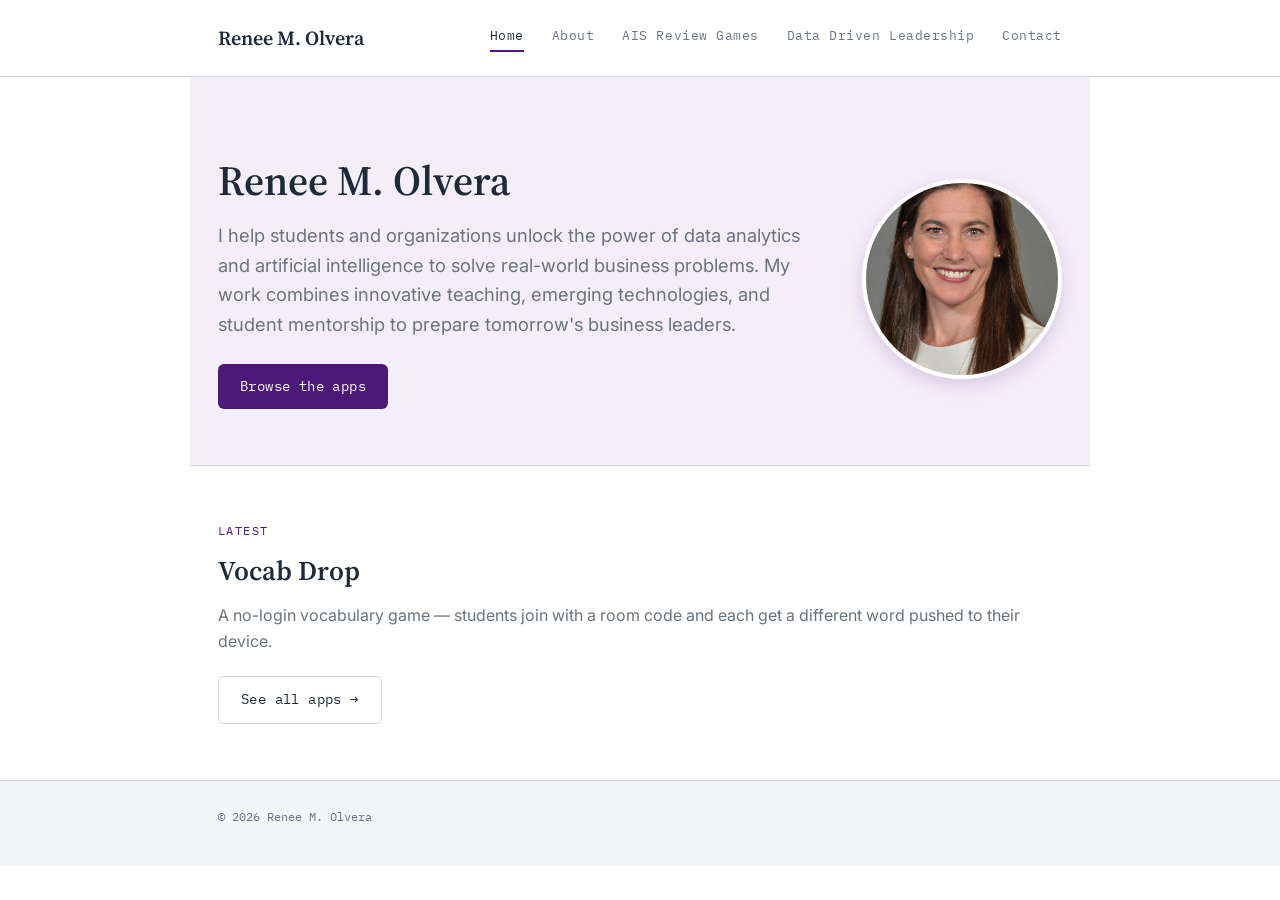
<file: index.html>
<!DOCTYPE html>
<html lang="en">
<head>
<meta charset="UTF-8" />
<meta name="viewport" content="width=device-width, initial-scale=1.0" />
<title>Renee M. Olvera</title>
<link rel="preconnect" href="https://fonts.googleapis.com">
<link href="https://fonts.googleapis.com/css2?family=Source+Serif+4:wght@600;700&family=Inter:wght@400;500;600&family=IBM+Plex+Mono:wght@400;500&display=swap" rel="stylesheet">
<link rel="stylesheet" href="style.css">
</head>
<body>

<header class="site-header">
  <div class="nav-row">
    <a class="site-name" href="index.html">Renee M. Olvera</a>
    <nav class="site-nav">
      <a href="index.html" class="active">Home</a>
      <a href="about.html">About</a>
      <a href="apps.html">AIS Review Games</a>
      <a href="data-driven-leadership.html">Data Driven Leadership</a>
      <a href="contact.html">Contact</a>
    </nav>
  </div>
</header>

<main class="wrap">
  <section class="hero">
    <div class="hero-text">
      <span class="eyebrow"></span>
      <h1>Renee M. Olvera</h1>
      <p class="lede">I help students and organizations unlock the power of data analytics and artificial intelligence to solve real-world business problems. My work combines innovative teaching, emerging technologies, and student mentorship to prepare tomorrow's business leaders.</p>
      <a class="button" href="apps.html">Browse the apps</a>
    </div>
    <img class="hero-headshot" src="renee-site/assets/images/headshot.jpg" alt="Portrait of Renee M. Olvera">
  </section>

  <section class="page-section">
    <span class="eyebrow">Latest</span>
    <h2>Vocab Drop</h2>
    <p>A no-login vocabulary game &mdash; students join with a room code and each get a different word pushed to their device.</p>
    <a class="button ghost" href="apps.html">See all apps &rarr;</a>
  </section>
</main>

<footer class="site-footer">
  <div class="wrap">
    <p>&copy; 2026 Renee M. Olvera</p>
  </div>
</footer>

</body>
</html>
</file>
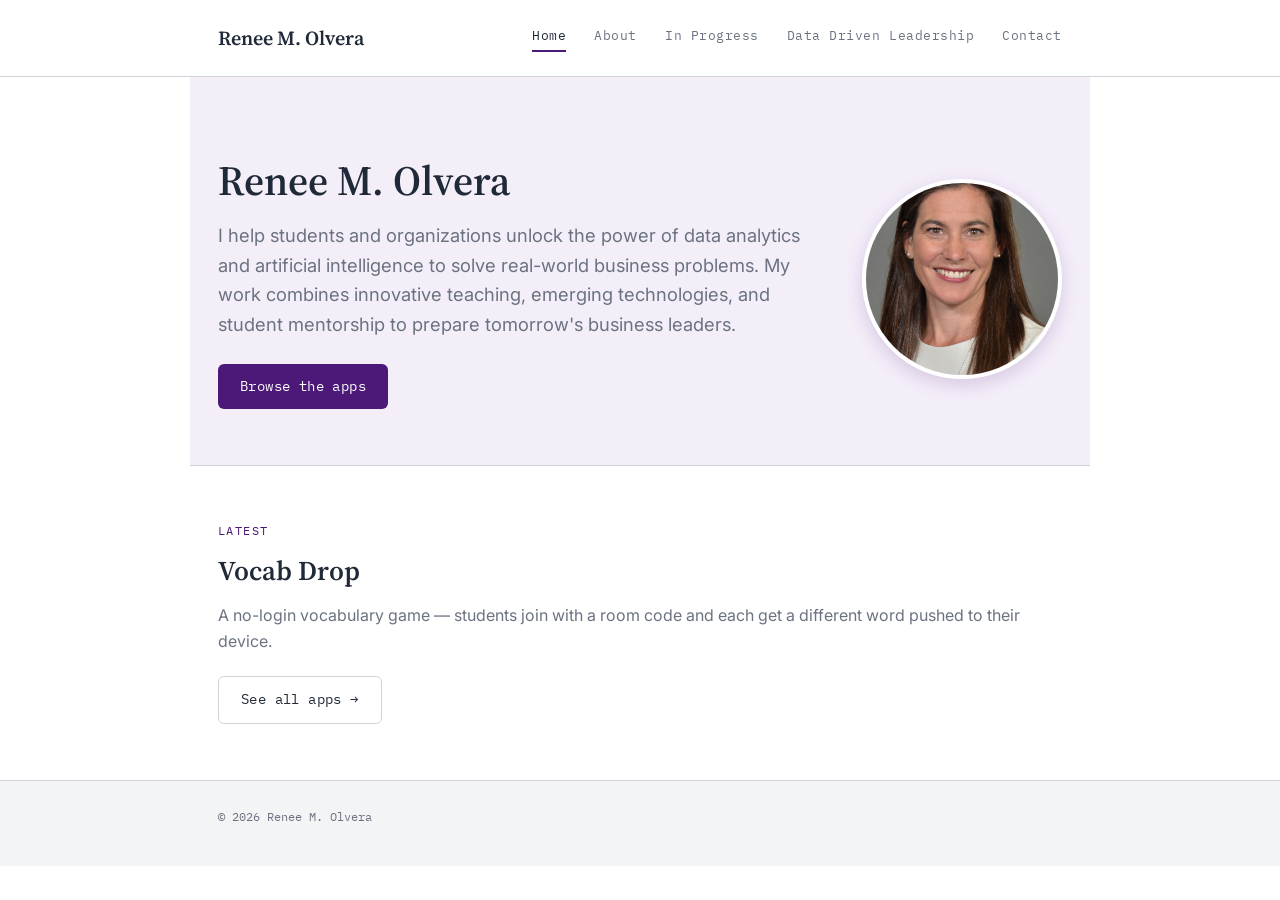
<file: renee-site/index.html>
<!DOCTYPE html>
<html lang="en">
<head>
<meta charset="UTF-8" />
<meta name="viewport" content="width=device-width, initial-scale=1.0" />
<title>Renee M. Olvera</title>
<link rel="preconnect" href="https://fonts.googleapis.com">
<link href="https://fonts.googleapis.com/css2?family=Source+Serif+4:wght@600;700&family=Inter:wght@400;500;600&family=IBM+Plex+Mono:wght@400;500&display=swap" rel="stylesheet">
<link rel="stylesheet" href="style.css">
</head>
<body>

<header class="site-header">
  <div class="nav-row">
    <a class="site-name" href="index.html">Renee M. Olvera</a>
    <nav class="site-nav">
      <a href="index.html" class="active">Home</a>
      <a href="about.html">About</a>
      <a href="apps.html">In Progress</a>
      <a href="data-driven-leadership.html">Data Driven Leadership</a>
      <a href="contact.html">Contact</a>
    </nav>
  </div>
</header>

<main class="wrap">
  <section class="hero">
    <div class="hero-text">
      <span class="eyebrow"></span>
      <h1>Renee M. Olvera</h1>
      <p class="lede">I help students and organizations unlock the power of data analytics and artificial intelligence to solve real-world business problems. My work combines innovative teaching, emerging technologies, and student mentorship to prepare tomorrow's business leaders.</p>
      <a class="button" href="apps.html">Browse the apps</a>
    </div>
    <img class="hero-headshot" src="assets/images/headshot.jpg" alt="Portrait of Renee M. Olvera">
  </section>

  <section class="page-section">
    <span class="eyebrow">Latest</span>
    <h2>Vocab Drop</h2>
    <p>A no-login vocabulary game &mdash; students join with a room code and each get a different word pushed to their device.</p>
    <a class="button ghost" href="apps.html">See all apps &rarr;</a>
  </section>
</main>

<footer class="site-footer">
  <div class="wrap">
    <p>&copy; 2026 Renee M. Olvera</p>
  </div>
</footer>

</body>
</html>
</file>
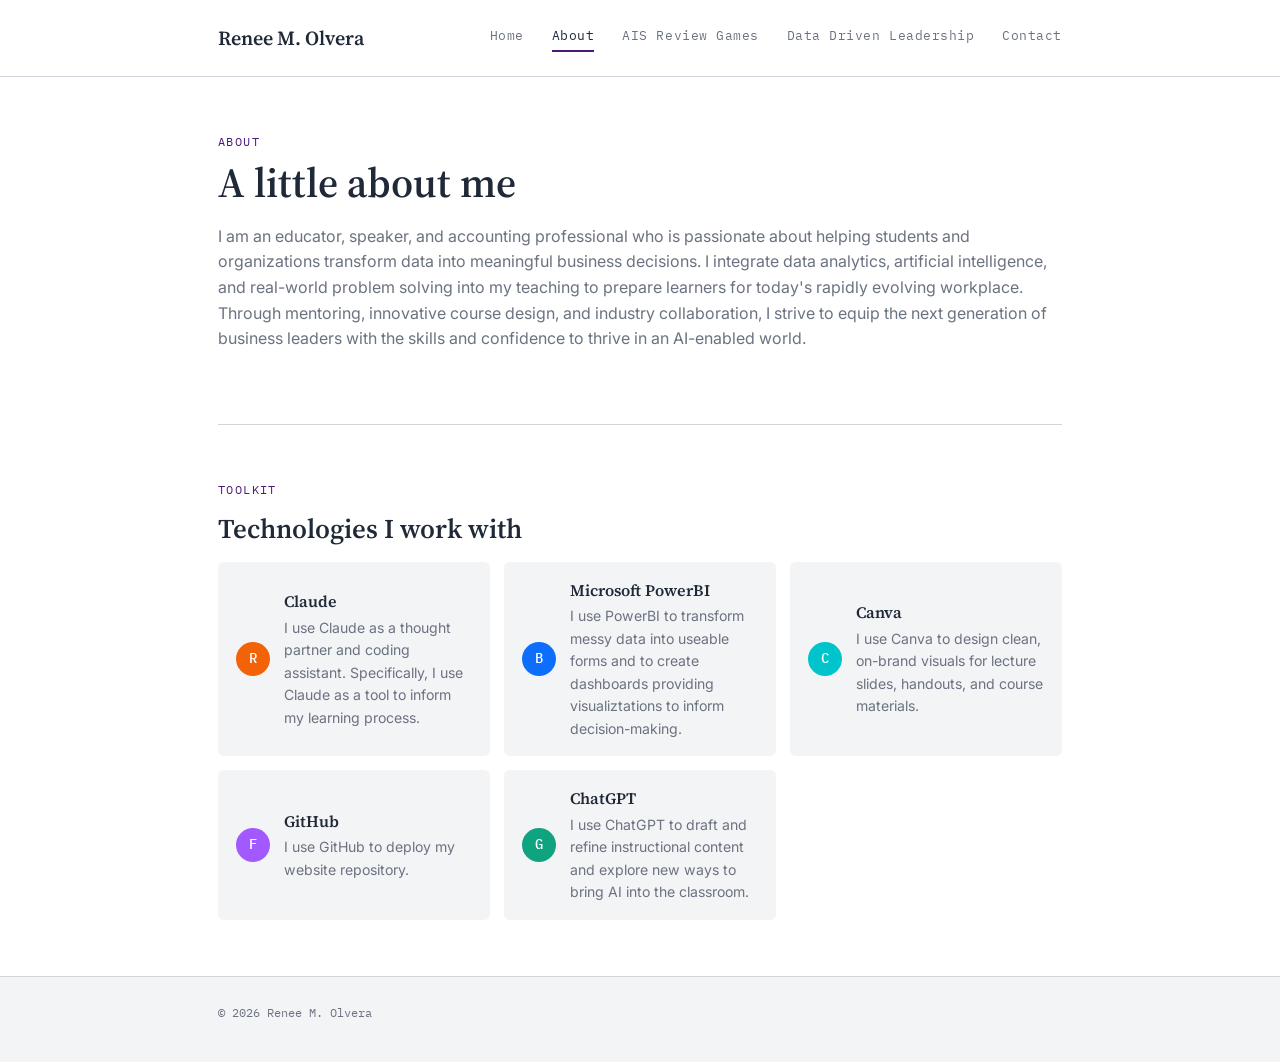
<file: about.html>
<!DOCTYPE html>
<html lang="en">
<head>
<meta charset="UTF-8" />
<meta name="viewport" content="width=device-width, initial-scale=1.0" />
<title>About | Renee M. Olvera</title>
<link rel="preconnect" href="https://fonts.googleapis.com">
<link href="https://fonts.googleapis.com/css2?family=Source+Serif+4:wght@600;700&family=Inter:wght@400;500;600&family=IBM+Plex+Mono:wght@400;500&display=swap" rel="stylesheet">
<link rel="stylesheet" href="style.css">
</head>
<body>

<header class="site-header">
  <div class="nav-row">
    <a class="site-name" href="index.html">Renee M. Olvera</a>
    <nav class="site-nav">
      <a href="index.html">Home</a>
      <a href="about.html" class="active">About</a>
      <a href="apps.html">AIS Review Games</a>
      <a href="data-driven-leadership.html">Data Driven Leadership</a>
      <a href="contact.html">Contact</a>
    </nav>
  </div>
</header>

<main class="wrap">
  <section class="page-section" style="padding-top:56px;">
    <span class="eyebrow">About</span>
    <h1>A little about me</h1>
    <p class="lede">I am an educator, speaker, and accounting professional who is passionate about helping students and organizations transform data into meaningful business decisions. I integrate data analytics, artificial intelligence, and real-world problem solving into my teaching to prepare learners for today's rapidly evolving workplace. Through mentoring, innovative course design, and industry collaboration, I strive to equip the next generation of business leaders with the skills and confidence to thrive in an AI-enabled world.</p>
  </section>

  <section class="page-section">
    <span class="eyebrow">Toolkit</span>
    <h2>Technologies I work with</h2>

    <div class="tech-grid">
      <div class="tech-card">
        <span class="tech-icon" style="background:#f26207;">R</span>
        <div class="tech-info">
          <h3>Claude</h3>
          <p>I use Claude as a thought partner and coding assistant. Specifically, I use Claude as a tool to inform my learning process.</p>
        </div>
      </div>

      <div class="tech-card">
        <span class="tech-icon" style="background:#0d6efd;">B</span>
        <div class="tech-info">
          <h3>Microsoft PowerBI</h3>
          <p>I use PowerBI to transform messy data into useable forms and to create dashboards providing visualiztations to inform decision-making. </p>
        </div>
      </div>

      <div class="tech-card">
        <span class="tech-icon" style="background:#00c4cc;">C</span>
        <div class="tech-info">
          <h3>Canva</h3>
          <p>I use Canva to design clean, on-brand visuals for lecture slides, handouts, and course materials.</p>
        </div>
      </div>

      <div class="tech-card">
        <span class="tech-icon" style="background:#a259ff;">F</span>
        <div class="tech-info">
          <h3>GitHub</h3>
          <p>I use GitHub to deploy my website repository.</p>
        </div>
      </div>

      <div class="tech-card">
        <span class="tech-icon" style="background:#10a37f;">G</span>
        <div class="tech-info">
          <h3>ChatGPT</h3>
          <p>I use ChatGPT to draft and refine instructional content and explore new ways to bring AI into the classroom.</p>
        </div>
      </div>
    </div>
  </section>
</main>

<footer class="site-footer">
  <div class="wrap">
    <p>&copy; 2026 Renee M. Olvera</p>
  </div>
</footer>

</body>
</html>
</file>
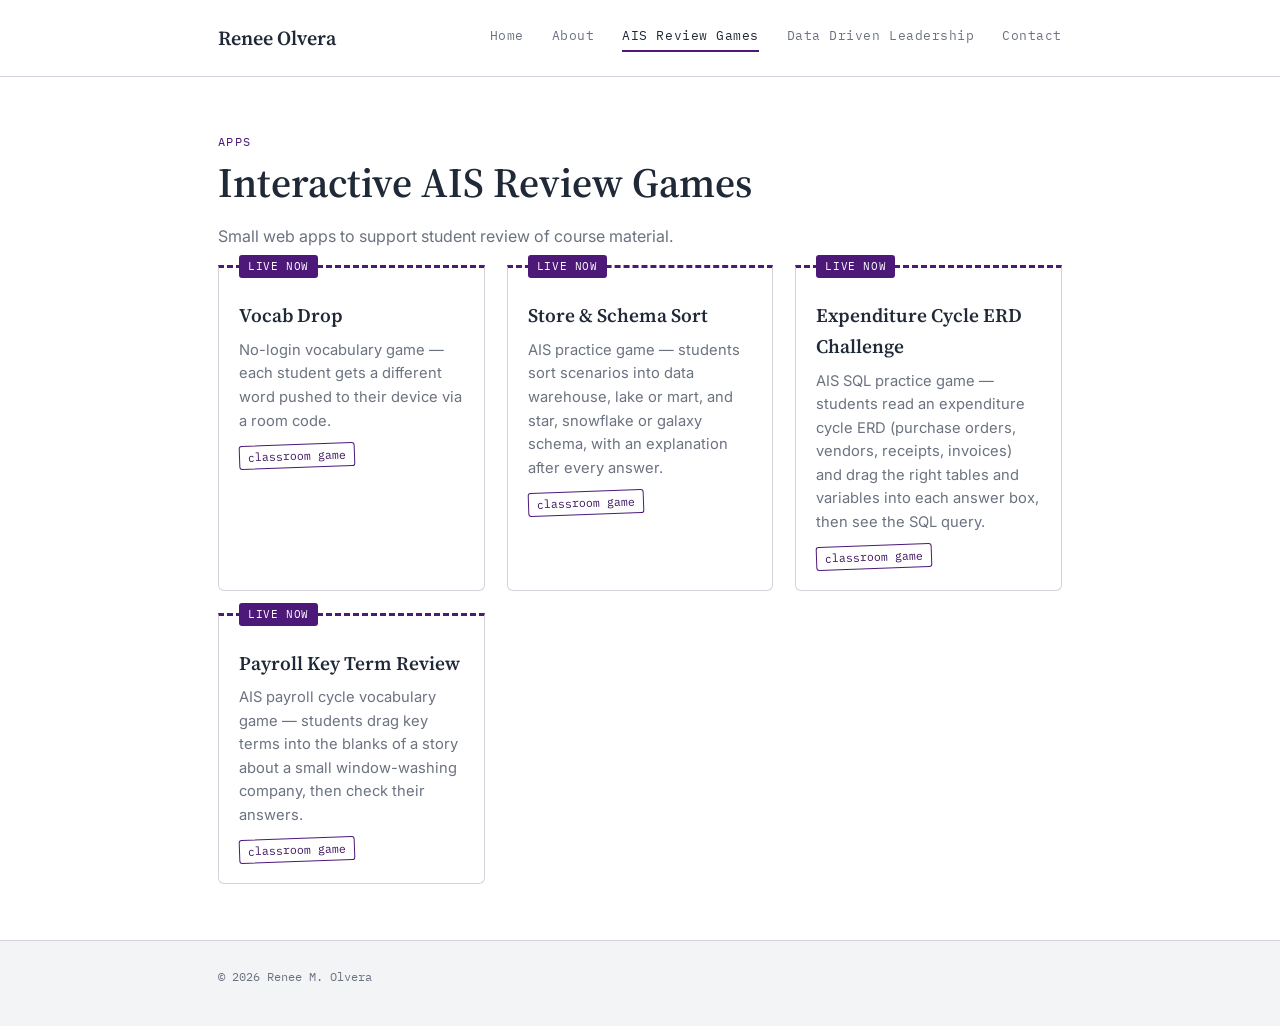
<file: apps.html>
<!DOCTYPE html>
<html lang="en">
<head>
<meta charset="UTF-8" />
<meta name="viewport" content="width=device-width, initial-scale=1.0" />
<title>Apps | Renee M. Olvera</title>
<link rel="preconnect" href="https://fonts.googleapis.com">
<link href="https://fonts.googleapis.com/css2?family=Source+Serif+4:wght@600;700&family=Inter:wght@400;500;600&family=IBM+Plex+Mono:wght@400;500&display=swap" rel="stylesheet">
<link rel="stylesheet" href="style.css">
</head>
<body>

<header class="site-header">
  <div class="nav-row">
    <a class="site-name" href="index.html">Renee Olvera</a>
    <nav class="site-nav">
      <a href="index.html">Home</a>
      <a href="about.html">About</a>
      <a href="apps.html" class="active">AIS Review Games</a>
      <a href="data-driven-leadership.html">Data Driven Leadership</a>
      <a href="contact.html">Contact</a>
    </nav>
  </div>
</header>

<main class="wrap">
  <section class="page-section" style="padding-top:56px;">
    <span class="eyebrow">Apps</span>
    <h1>Interactive AIS Review Games</h1>
    <p class="lede">Small web apps to support student review of course material.</p>

    <div class="catalog-grid">
      <a class="catalog-card" href="https://YOUR-VOCAB-DROP-LINK.netlify.app/">
        <span class="tab">Live now</span>
        <h3>Vocab Drop</h3>
        <p>No-login vocabulary game &mdash; each student gets a different word pushed to their device via a room code.</p>
        <span class="stamp">classroom game</span>
      </a>

      <a class="catalog-card" href="schema-sort.html">
        <span class="tab">Live now</span>
        <h3>Store &amp; Schema Sort</h3>
        <p>AIS practice game &mdash; students sort scenarios into data warehouse, lake or mart, and star, snowflake or galaxy schema, with an explanation after every answer.</p>
        <span class="stamp">classroom game</span>
      </a>
      <a class="catalog-card" href="ExpenditureSQLgame.html">
        <span class="tab">Live now</span>
        <h3>Expenditure Cycle ERD Challenge</h3>
        <p>AIS SQL practice game &mdash; students read an expenditure cycle ERD (purchase orders, vendors, receipts, invoices) and drag the right tables and variables into each answer box, then see the SQL query.</p>
        <span class="stamp">classroom game</span>
      </a>
      <a class="catalog-card" href="payroll-fill-in-the-blank.html">
        <span class="tab">Live now</span>
        <h3>Payroll Key Term Review</h3>
        <p>AIS payroll cycle vocabulary game &mdash; students drag key terms into the blanks of a story about a small window-washing company, then check their answers.</p>
        <span class="stamp">classroom game</span>
      </a>
    </div>
  </section>
</main>

<footer class="site-footer">
  <div class="wrap">
    <p>&copy; 2026 Renee M. Olvera</p>
  </div>
</footer>

</body>
</html>
</file>
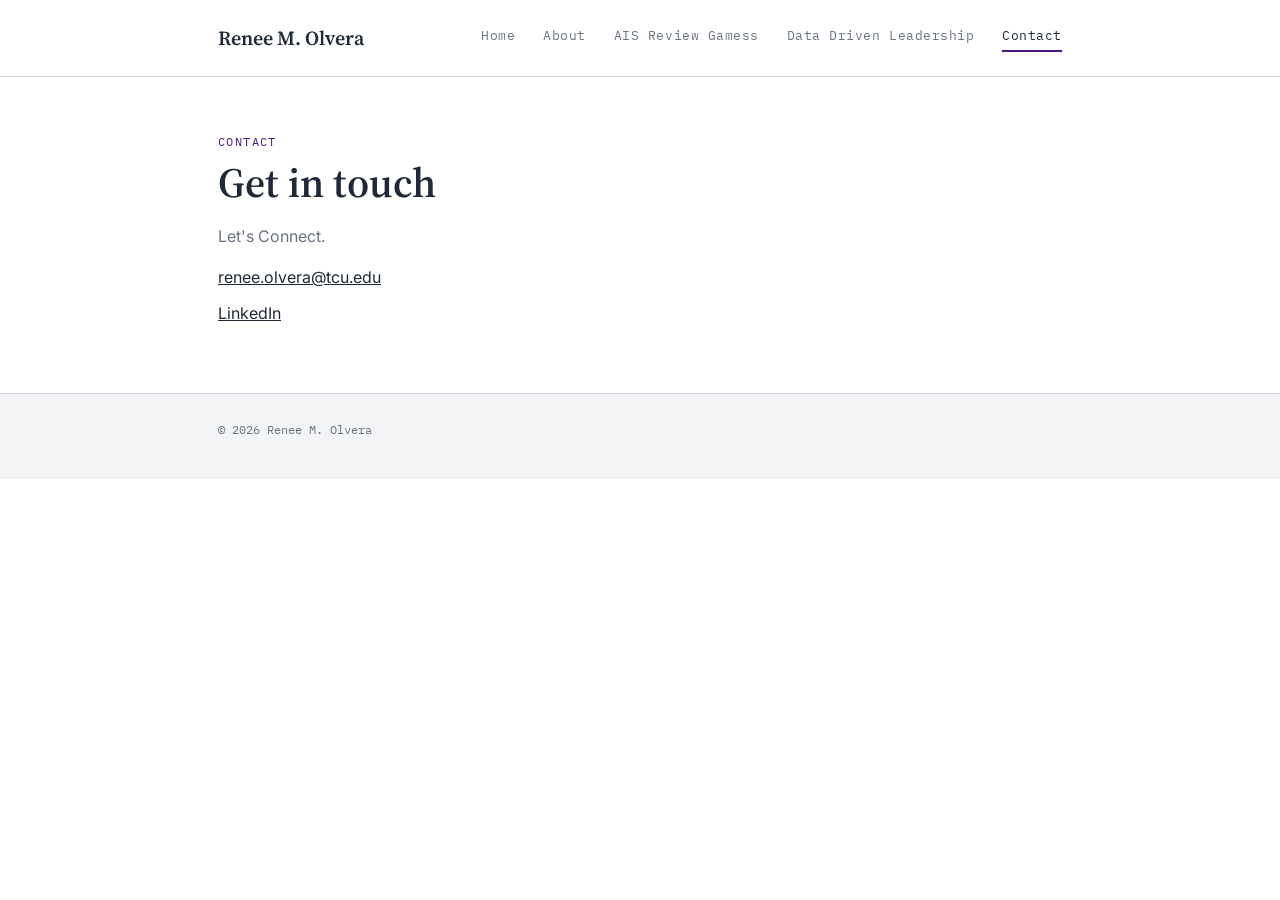
<file: contact.html>
<!DOCTYPE html>
<html lang="en">
<head>
<meta charset="UTF-8" />
<meta name="viewport" content="width=device-width, initial-scale=1.0" />
<title>Contact | Renee M. Olvera</title>
<link rel="preconnect" href="https://fonts.googleapis.com">
<link href="https://fonts.googleapis.com/css2?family=Source+Serif+4:wght@600;700&family=Inter:wght@400;500;600&family=IBM+Plex+Mono:wght@400;500&display=swap" rel="stylesheet">
<link rel="stylesheet" href="style.css">
</head>
<body>

<header class="site-header">
  <div class="nav-row">
    <a class="site-name" href="index.html">Renee M. Olvera</a>
    <nav class="site-nav">
      <a href="index.html">Home</a>
      <a href="about.html">About</a>
      <a href="apps.html">AIS Review Gamess</a>
      <a href="data-driven-leadership.html">Data Driven Leadership</a>
      <a href="contact.html" class="active">Contact</a>
    </nav>
  </div>
</header>

<main class="wrap">
  <section class="page-section" style="padding-top:56px;">
    <span class="eyebrow">Contact</span>
    <h1>Get in touch</h1>
    <p class="lede">Let's Connect.</p>

    <div class="contact-list">
      <a href="mailto:renee.olvera@tcu.edu">renee.olvera@tcu.edu</a>
      <a href="https://www.linkedin.com/in/renee-olvera-4258844/" target="_blank" rel="noopener">LinkedIn</a>
    </div>
  </section>
</main>

<footer class="site-footer">
  <div class="wrap">
    <p>&copy; 2026 Renee M. Olvera</p>
  </div>
</footer>

</body>
</html>
</file>
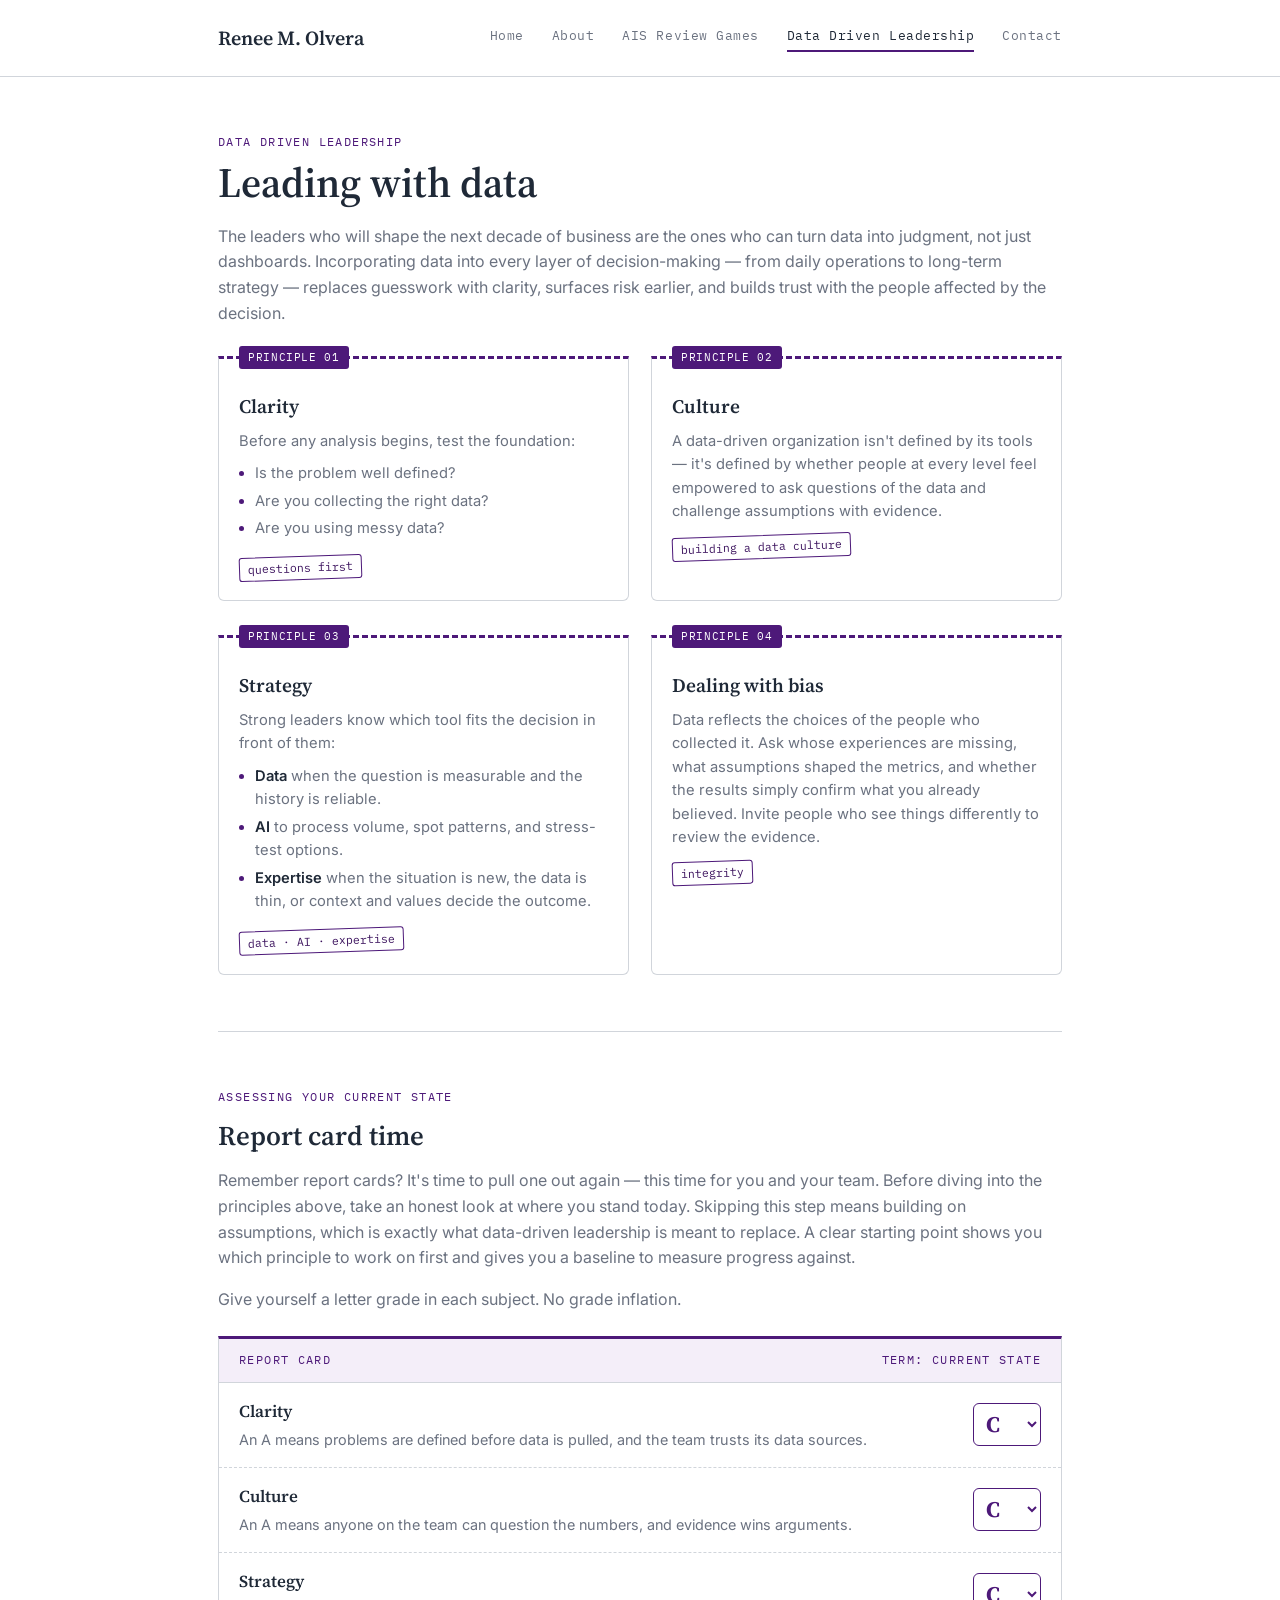
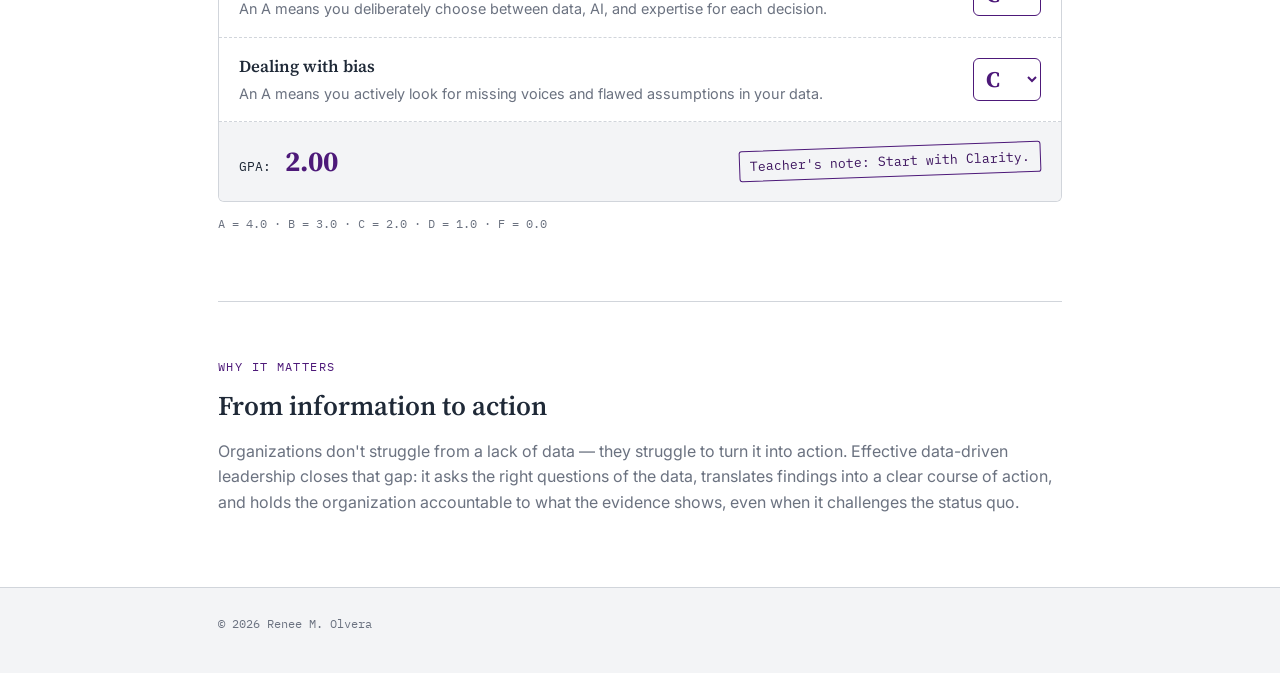
<file: data-driven-leadership.html>
<!DOCTYPE html>
<html lang="en">
<head>
<meta charset="UTF-8" />
<meta name="viewport" content="width=device-width, initial-scale=1.0" />
<title>Data Driven Leadership | Renee M. Olvera</title>
<link rel="preconnect" href="https://fonts.googleapis.com">
<link href="https://fonts.googleapis.com/css2?family=Source+Serif+4:wght@600;700&family=Inter:wght@400;500;600&family=IBM+Plex+Mono:wght@400;500&display=swap" rel="stylesheet">
<link rel="stylesheet" href="style.css">
<style>
  /* Four principle cards: 2x2 within the 900px .wrap, 1 column on phones */
  .catalog-grid.four-up { grid-template-columns: repeat(2, minmax(0, 1fr)); row-gap: 34px; margin-top: 30px; }
  @media (max-width: 640px) { .catalog-grid.four-up { grid-template-columns: 1fr; } }

  .card-list { margin: 0 0 0.9em; padding-left: 1.1em; color: var(--text-muted); font-size: 0.92rem; }
  .card-list li { margin-bottom: 4px; }
  .card-list li::marker { color: var(--tcu-purple); }
  .card-list strong { color: var(--text-dark); font-weight: 600; }

  /* ---------- Report card ---------- */
  .report-card {
    margin-top: 24px;
    background: var(--white);
    border: 1px solid var(--border-gray);
    border-top: 3px solid var(--tcu-purple);
    border-radius: 0 0 var(--radius) var(--radius);
    overflow: hidden;
  }
  .report-head {
    display: flex; justify-content: space-between; flex-wrap: wrap; gap: 8px;
    padding: 12px 20px;
    background: var(--tcu-purple-light);
    border-bottom: 1px solid var(--border-gray);
    font-family: 'IBM Plex Mono', monospace;
    font-size: 0.72rem; letter-spacing: 0.12em; text-transform: uppercase;
    color: var(--tcu-purple);
  }
  .report-row {
    display: grid; grid-template-columns: 1fr auto; gap: 18px; align-items: center;
    padding: 16px 20px;
    border-bottom: 1px dashed var(--border-gray);
  }
  .report-row h3 { margin: 0 0 2px; font-size: 1.05rem; }
  .report-row p { margin: 0; font-size: 0.9rem; }
  .report-row select {
    font-family: 'Source Serif 4', serif; font-size: 1.4rem; font-weight: 700;
    width: 68px; padding: 4px 8px;
    color: var(--tcu-purple);
    background: var(--white);
    border: 1px solid var(--tcu-purple);
    border-radius: var(--radius);
    cursor: pointer;
  }
  .report-row select:focus-visible { outline: 2px solid var(--tcu-purple); outline-offset: 2px; }
  .report-foot {
    display: flex; justify-content: space-between; align-items: center; flex-wrap: wrap; gap: 12px;
    padding: 16px 20px;
    background: var(--page-gray);
    font-family: 'IBM Plex Mono', monospace; font-size: 0.82rem; color: var(--text-dark);
  }
  .report-foot .gpa { font-family: 'Source Serif 4', serif; font-size: 1.8rem; font-weight: 700; color: var(--tcu-purple); margin-left: 6px; }
  .report-foot .note {
    display: inline-block; transform: rotate(-2deg);
    border: 1px solid var(--tcu-purple); border-radius: 3px; padding: 4px 10px;
    color: var(--tcu-purple-dark);
  }
  .grade-key { margin-top: 12px; font-family: 'IBM Plex Mono', monospace; font-size: 0.75rem; }
</style>
</head>
<body>

<header class="site-header">
  <div class="nav-row">
    <a class="site-name" href="index.html">Renee M. Olvera</a>
    <nav class="site-nav">
      <a href="index.html">Home</a>
      <a href="about.html">About</a>
      <a href="apps.html">AIS Review Games</a>
      <a href="data-driven-leadership.html" class="active">Data Driven Leadership</a>
      <a href="contact.html">Contact</a>
    </nav>
  </div>
</header>

<main class="wrap">
  <section class="page-section" style="padding-top:56px;">
    <span class="eyebrow">Data Driven Leadership</span>
    <h1>Leading with data</h1>
    <p class="lede">The leaders who will shape the next decade of business are the ones who can turn data into judgment, not just dashboards. Incorporating data into every layer of decision-making &mdash; from daily operations to long-term strategy &mdash; replaces guesswork with clarity, surfaces risk earlier, and builds trust with the people affected by the decision.</p>

    <div class="catalog-grid four-up">
      <a class="catalog-card" href="#">
        <span class="tab">Principle 01</span>
        <h3>Clarity</h3>
        <p>Before any analysis begins, test the foundation:</p>
        <ul class="card-list">
          <li>Is the problem well defined?</li>
          <li>Are you collecting the right data?</li>
          <li>Are you using messy data?</li>
        </ul>
        <span class="stamp">questions first</span>
      </a>

      <a class="catalog-card" href="#">
        <span class="tab">Principle 02</span>
        <h3>Culture</h3>
        <p>A data-driven organization isn't defined by its tools &mdash; it's defined by whether people at every level feel empowered to ask questions of the data and challenge assumptions with evidence.</p>
        <span class="stamp">building a data culture</span>
      </a>

      <a class="catalog-card" href="#">
        <span class="tab">Principle 03</span>
        <h3>Strategy</h3>
        <p>Strong leaders know which tool fits the decision in front of them:</p>
        <ul class="card-list">
          <li><strong>Data</strong> when the question is measurable and the history is reliable.</li>
          <li><strong>AI</strong> to process volume, spot patterns, and stress-test options.</li>
          <li><strong>Expertise</strong> when the situation is new, the data is thin, or context and values decide the outcome.</li>
        </ul>
        <span class="stamp">data &middot; AI &middot; expertise</span>
      </a>

      <a class="catalog-card" href="#">
        <span class="tab">Principle 04</span>
        <h3>Dealing with bias</h3>
        <p>Data reflects the choices of the people who collected it. Ask whose experiences are missing, what assumptions shaped the metrics, and whether the results simply confirm what you already believed. Invite people who see things differently to review the evidence.</p>
        <span class="stamp">integrity</span>
      </a>
    </div>
  </section>

  <section class="page-section" id="assess">
    <span class="eyebrow">Assessing your current state</span>
    <h2>Report card time</h2>
    <p>Remember report cards? It's time to pull one out again &mdash; this time for you and your team. Before diving into the principles above, take an honest look at where you stand today. Skipping this step means building on assumptions, which is exactly what data-driven leadership is meant to replace. A clear starting point shows you which principle to work on first and gives you a baseline to measure progress against.</p>
    <p>Give yourself a letter grade in each subject. No grade inflation.</p>

    <div class="report-card" aria-label="Data-driven leadership report card">
      <div class="report-head">
        <span>Report Card</span>
        <span>Term: Current State</span>
      </div>

      <div class="report-row">
        <div>
          <h3>Clarity</h3>
          <p>An A means problems are defined before data is pulled, and the team trusts its data sources.</p>
        </div>
        <select aria-label="Grade for Clarity" data-subject="Clarity">
          <option>A</option><option>B</option><option selected>C</option><option>D</option><option>F</option>
        </select>
      </div>

      <div class="report-row">
        <div>
          <h3>Culture</h3>
          <p>An A means anyone on the team can question the numbers, and evidence wins arguments.</p>
        </div>
        <select aria-label="Grade for Culture" data-subject="Culture">
          <option>A</option><option>B</option><option selected>C</option><option>D</option><option>F</option>
        </select>
      </div>

      <div class="report-row">
        <div>
          <h3>Strategy</h3>
          <p>An A means you deliberately choose between data, AI, and expertise for each decision.</p>
        </div>
        <select aria-label="Grade for Strategy" data-subject="Strategy">
          <option>A</option><option>B</option><option selected>C</option><option>D</option><option>F</option>
        </select>
      </div>

      <div class="report-row">
        <div>
          <h3>Dealing with bias</h3>
          <p>An A means you actively look for missing voices and flawed assumptions in your data.</p>
        </div>
        <select aria-label="Grade for Dealing with bias" data-subject="Dealing with bias">
          <option>A</option><option>B</option><option selected>C</option><option>D</option><option>F</option>
        </select>
      </div>

      <div class="report-foot">
        <div>GPA: <span class="gpa" id="gpa">2.00</span></div>
        <div class="note" id="comment">Teacher's note: Start with the subject that has the lowest grade.</div>
      </div>
    </div>
    <p class="grade-key">A = 4.0 &middot; B = 3.0 &middot; C = 2.0 &middot; D = 1.0 &middot; F = 0.0</p>
  </section>

  <section class="page-section">
    <span class="eyebrow">Why it matters</span>
    <h2>From information to action</h2>
    <p>Organizations don't struggle from a lack of data &mdash; they struggle to turn it into action. Effective data-driven leadership closes that gap: it asks the right questions of the data, translates findings into a clear course of action, and holds the organization accountable to what the evidence shows, even when it challenges the status quo.</p>
  </section>
</main>

<footer class="site-footer">
  <div class="wrap">
    <p>&copy; 2026 Renee M. Olvera</p>
  </div>
</footer>

<script>
  (function () {
    var points = { A: 4, B: 3, C: 2, D: 1, F: 0 };
    var selects = document.querySelectorAll('.report-card select');
    var gpaEl = document.getElementById('gpa');
    var commentEl = document.getElementById('comment');

    function update() {
      var total = 0, lowest = null;
      selects.forEach(function (s) {
        var p = points[s.value];
        total += p;
        if (!lowest || p < points[lowest.value]) lowest = s;
      });
      var gpa = total / selects.length;
      gpaEl.textContent = gpa.toFixed(2);

      if (gpa === 4) {
        commentEl.textContent = "Teacher's note: Honor roll! Keep the bar high and reassess each term.";
      } else {
        commentEl.textContent = "Teacher's note: Start with " + lowest.dataset.subject + ".";
      }
    }

    selects.forEach(function (s) { s.addEventListener('change', update); });
    update();
  })();
</script>

</body>
</html>
</file>
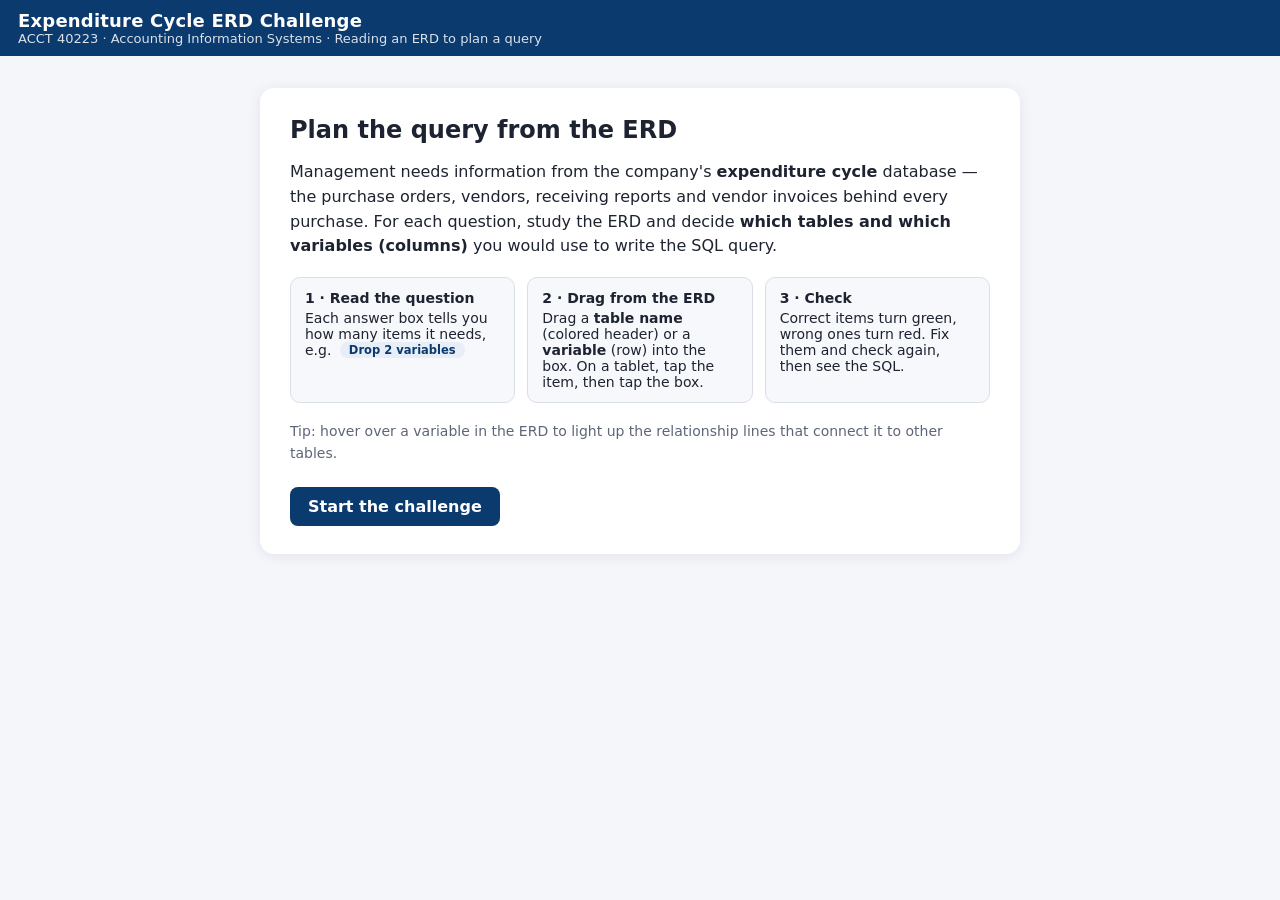
<file: ExpenditureSQLgame.html.html>
<!DOCTYPE html>
<html lang="en">
<head>
<meta charset="utf-8">
<meta name="viewport" content="width=device-width, initial-scale=1">
<title>Expenditure Cycle ERD Challenge</title>
<style>
  :root{
    --ink:#1d2330; --muted:#5d6678; --line:#d9dee7; --bg:#f4f6fa; --card:#ffffff;
    --accent:#0b3a6e; --good:#1f8a4c; --good-bg:#e7f6ec; --bad:#c62f2f; --bad-bg:#fdecec;
    --warn:#a86400;
  }
  *{box-sizing:border-box}
  html,body{margin:0;height:100%}
  body{font-family:system-ui,-apple-system,"Segoe UI",Roboto,Helvetica,Arial,sans-serif;color:var(--ink);background:var(--bg);}
  button{font:inherit;cursor:pointer}
  header.top{display:flex;align-items:center;gap:16px;flex-wrap:wrap;padding:10px 18px;background:var(--accent);color:#fff;min-height:56px}
  header.top h1{font-size:18px;margin:0;font-weight:700;letter-spacing:.2px}
  header.top .sub{font-size:13px;opacity:.85}
  header.top .stats{margin-left:auto;display:flex;gap:14px;font-size:14px;align-items:center}
  header.top .pill{background:rgba(255,255,255,.15);padding:4px 10px;border-radius:999px;white-space:nowrap}

  .screen{display:none}
  .screen.on{display:block}

  /* ---------- Start / results ---------- */
  .panel{max-width:760px;margin:32px auto;padding:28px 30px;background:var(--card);border-radius:14px;box-shadow:0 2px 14px rgba(20,30,60,.08)}
  .panel h2{margin:0 0 6px;font-size:24px}
  .panel p,.panel li{line-height:1.55}
  .panel label{font-weight:600;display:block;margin:18px 0 6px}
  .panel input[type=text]{width:100%;max-width:360px;padding:10px 12px;border:1px solid var(--line);border-radius:8px;font:inherit}
  .btn{border:none;border-radius:8px;padding:10px 18px;font-weight:600;background:var(--accent);color:#fff}
  .btn:hover{filter:brightness(1.1)}
  .btn.ghost{background:#fff;color:var(--accent);border:1.5px solid var(--accent)}
  .btn.soft{background:#eef1f6;color:var(--ink)}
  .btn:disabled{opacity:.45;cursor:not-allowed;filter:none}
  .how{display:grid;grid-template-columns:repeat(auto-fit,minmax(200px,1fr));gap:12px;margin:18px 0}
  .how div{background:#f6f8fb;border:1px solid var(--line);border-radius:10px;padding:12px 14px;font-size:14px}
  .how div > b:first-child{display:block;margin-bottom:4px}
  [hidden]{display:none !important}

  /* ---------- Game layout ---------- */
  .game{display:grid;grid-template-columns:minmax(0,1fr) 430px;height:calc(100vh - 56px)}
  .erd-pane{position:relative;overflow:hidden;display:flex;flex-direction:column;border-right:1px solid var(--line)}
  .erd-tools{display:flex;gap:6px;align-items:center;padding:8px 12px;background:#fff;border-bottom:1px solid var(--line);font-size:13px;color:var(--muted);flex-wrap:wrap}
  .erd-tools button{border:1px solid var(--line);background:#fff;border-radius:6px;padding:3px 10px;min-width:32px}
  .erd-tools .legend{margin-left:auto;display:flex;gap:12px;align-items:center;flex-wrap:wrap}
  .erd-scroll{flex:1;overflow:auto;background-color:#f7f8fb;background-image:radial-gradient(#dfe3ea 1px,transparent 1px);background-size:18px 18px}
  .erd-sizer{position:relative}
  .erd-canvas{position:absolute;left:0;top:0;transform-origin:0 0}
  .erd-canvas svg{position:absolute;left:0;top:0;overflow:visible}
  .edge{fill:none;stroke-width:2.2;opacity:.85;transition:opacity .15s,stroke-width .15s}
  .erd-canvas.dim .edge{opacity:.15}
  .erd-canvas.dim .edge.hot{opacity:1;stroke-width:3.2}

  .tbl{position:absolute;width:270px;border:1.5px solid var(--c);border-radius:9px;background:#fff;overflow:hidden;box-shadow:0 2px 6px rgba(20,30,60,.08)}
  .tbl .th{height:36px;line-height:36px;padding:0 12px;background:var(--c);color:#fff;font-weight:700;font-size:15px;cursor:grab;user-select:none;display:flex;justify-content:space-between;align-items:center}
  .tbl .th .tag{font-size:10.5px;font-weight:600;background:rgba(255,255,255,.22);padding:1px 7px;border-radius:999px;line-height:16px}
  .row{height:26px;display:flex;align-items:center;gap:6px;padding:0 10px 0 12px;font-size:13px;color:var(--c);border-top:1px solid color-mix(in srgb,var(--c) 35%,white);background:color-mix(in srgb,var(--c) 4%,white);cursor:grab;user-select:none}
  .row:hover,.th:hover{filter:brightness(.96)}
  .row .nm{flex:1;white-space:nowrap;overflow:hidden;text-overflow:ellipsis}
  .row.pk .nm{font-weight:700}
  .row .k{font-size:10.5px;font-weight:700;letter-spacing:.3px}
  .row .ty{font-size:12px;opacity:.85}
  .row .nn{font-size:9.5px;font-weight:700;background:var(--c);color:#fff;border-radius:3px;padding:0 3px;line-height:15px;width:20px;text-align:center}
  .row .nn.off{background:transparent}
  .row.hot,.th.hot{background:color-mix(in srgb,var(--c) 22%,white)}
  .row.sel,.th.sel{outline:3px solid #f2b705;outline-offset:-3px}
  .row:focus-visible,.th:focus-visible{outline:3px solid #f2b705;outline-offset:-3px}

  .q-pane{overflow:auto;background:#fff;padding:16px 18px 30px}
  .qhead{display:flex;justify-content:space-between;align-items:center;font-size:13px;color:var(--muted);margin-bottom:6px}
  .dots{display:flex;gap:4px;flex-wrap:wrap}
  .dots span{width:10px;height:10px;border-radius:50%;background:#dfe3ea}
  .dots span.cur{outline:2px solid var(--accent);outline-offset:1px}
  .dots span.correct{background:var(--good)}
  .dots span.retry{background:#7fbf95}
  .dots span.revealed,.dots span.missed{background:var(--bad)}
  .qtitle{font-size:19px;font-weight:700;margin:6px 0 6px}
  .scenario{font-size:15px;line-height:1.55;margin:0 0 12px;background:#f6f8fb;border-left:4px solid var(--accent);padding:10px 12px;border-radius:0 8px 8px 0}
  .tray{font-size:13px;color:var(--muted);margin:0 0 12px;min-height:22px}
  .tray .chip{cursor:default}
  .part{margin:0 0 14px}
  .prompt{font-weight:600;font-size:14.5px;margin-bottom:6px;line-height:1.4}
  .need{display:inline-block;font-size:11.5px;font-weight:700;color:var(--accent);background:#e8eef7;border-radius:999px;padding:1px 9px;margin-left:4px;vertical-align:1px;white-space:nowrap}
  .zone{display:flex;flex-wrap:wrap;gap:6px;min-height:46px;padding:7px;border:2px dashed #b9c2d2;border-radius:10px;background:#fafbfd;transition:background .12s,border-color .12s}
  .zone.armed{border-color:#f2b705;background:#fffbea;cursor:pointer}
  .zone.over{border-color:var(--accent);background:#eaf1fb}
  .zone.ok{border-style:solid;border-color:var(--good);background:var(--good-bg)}
  .zone.no{border-style:solid;border-color:var(--bad);background:var(--bad-bg)}
  .zone.shake{animation:shake .35s}
  @keyframes shake{25%{transform:translateX(-5px)}50%{transform:translateX(5px)}75%{transform:translateX(-3px)}}
  .slot{min-width:110px;height:30px;border:1.5px dashed #c9d0dc;border-radius:7px;display:flex;align-items:center;justify-content:center;font-size:12px;color:#9aa3b2;background:#fff}
  .chip{display:inline-flex;align-items:center;gap:6px;height:30px;padding:0 6px 0 10px;border-radius:7px;font-size:13px;font-weight:600;border:1.5px solid var(--c);color:var(--c);background:#fff;white-space:nowrap}
  .chip.table{background:var(--c);color:#fff}
  .chip .x{border:none;background:transparent;color:inherit;font-size:16px;line-height:1;padding:0 4px;opacity:.7}
  .chip .x:hover{opacity:1}
  .chip.right{box-shadow:0 0 0 2px var(--good)}
  .chip.wrong{box-shadow:0 0 0 2px var(--bad);text-decoration:line-through}
  .chip .mark{font-weight:800}
  .actions{display:flex;gap:8px;flex-wrap:wrap;margin:16px 0 8px}
  .actions .spacer{flex:1}
  .fb{border-radius:10px;padding:12px 14px;font-size:14px;line-height:1.5;display:none}
  .fb.on{display:block}
  .fb.good{background:var(--good-bg);border:1px solid #b6e0c4}
  .fb.bad{background:var(--bad-bg);border:1px solid #f1c0c0}
  .fb.info{background:#fff7e6;border:1px solid #f0d9a6}
  .fb h4{margin:0 0 4px;font-size:15px}
  pre.sql{background:#13203a;color:#e6edf8;border-radius:8px;padding:10px 12px;font-size:12.5px;line-height:1.5;overflow:auto;margin:8px 0 0;white-space:pre}
  pre.sql .kw{color:#7fc4ff;font-weight:700}

  .drag-ghost{position:fixed;z-index:1000;pointer-events:none;transform:translate(-50%,-60%) rotate(-2deg);box-shadow:0 6px 18px rgba(0,0,0,.25)}

  /* results */
  .scorebig{font-size:44px;font-weight:800;color:var(--accent);margin:6px 0}
  .bar{display:flex;gap:10px;flex-wrap:wrap;margin:10px 0 20px}
  .bar div{flex:1;min-width:150px;background:#f6f8fb;border:1px solid var(--line);border-radius:10px;padding:10px 12px}
  .bar b{font-size:22px;display:block}
  .review{border:1px solid var(--line);border-radius:10px;padding:12px 14px;margin:10px 0}
  .review .tagline{font-size:12px;font-weight:700;text-transform:uppercase;letter-spacing:.5px}
  .review table{border-collapse:collapse;font-size:14px;margin-top:6px;width:100%}
  .review td{padding:4px 6px;border-top:1px solid #eef0f4;vertical-align:top}
  .review td:first-child{width:55%}

  @media (max-width: 980px){
    .game{grid-template-columns:1fr;height:auto}
    .erd-pane{height:58vh;border-right:none;border-bottom:1px solid var(--line)}
    .q-pane{overflow:visible}
  }
  @media print{
    header.top{background:#fff;color:#000;border-bottom:2px solid #000}
    .btn,.actions{display:none !important}
  }
</style>
</head>
<body>

<header class="top">
  <div>
    <h1>Expenditure Cycle ERD Challenge</h1>
    <div class="sub">ACCT 40223 · Accounting Information Systems · Reading an ERD to plan a query</div>
  </div>
  <div class="stats" id="stats" hidden>
    <span class="pill" id="who"></span>
    <span class="pill" id="prog"></span>
    <span class="pill" id="score"></span>
  </div>
</header>

<!-- ===================== START ===================== -->
<section class="screen on" id="start">
  <div class="panel">
    <h2>Plan the query from the ERD</h2>
    <p>Management needs information from the company's <b>expenditure cycle</b> database — the purchase orders, vendors, receiving reports and vendor invoices behind every purchase. For each question, study the ERD and decide <b>which tables and which variables (columns)</b> you would use to write the SQL query.</p>
    <div class="how">
      <div><b>1 · Read the question</b>Each answer box tells you how many items it needs, e.g. <span class="need">Drop 2 variables</span></div>
      <div><b>2 · Drag from the ERD</b>Drag a <b>table name</b> (colored header) or a <b>variable</b> (row) into the box. On a tablet, tap the item, then tap the box.</div>
      <div><b>3 · Check</b>Correct items turn green, wrong ones turn red. Fix them and check again, then see the SQL.</div>
    </div>
    <p style="font-size:14px;color:var(--muted)">Tip: hover over a variable in the ERD to light up the relationship lines that connect it to other tables.</p>
    <div style="margin-top:22px;display:flex;gap:10px;flex-wrap:wrap">
      <button class="btn" id="go">Start the challenge</button>
    </div>
  </div>
</section>

<!-- ===================== GAME ===================== -->
<section class="screen" id="play">
  <div class="game">
    <div class="erd-pane">
      <div class="erd-tools">
        <b style="color:var(--ink)">ERD</b>
        <button id="zout" title="Zoom out" aria-label="Zoom out">−</button>
        <button id="zfit" title="Fit to width">Fit</button>
        <button id="zin" title="Zoom in" aria-label="Zoom in">+</button>
        <span class="legend"><span><b>PK</b> primary key</span><span><b>FK</b> foreign key</span><span><b>NN</b> not null</span><span>—|  one &nbsp; —&lt; many</span></span>
      </div>
      <div class="erd-scroll" id="erdScroll">
        <div class="erd-sizer" id="erdSizer"><div class="erd-canvas" id="erd"></div></div>
      </div>
    </div>
    <div class="q-pane" id="qpane"></div>
  </div>
</section>

<!-- ===================== RESULTS ===================== -->
<section class="screen" id="results">
  <div class="panel" id="resPanel"></div>
</section>

<script>
/* =====================================================================
   EDIT HERE — the database (ERD) and the questions.
   Column format: [name, data type, keys ("PK", "FK", "PK FK" or ""), not-null (1/0)]
   ===================================================================== */
const TABLES = {
  vendors: { x:60, y:60, color:'#7b3fa0', cols:[
    ['vendor_id','bigint','PK',1], ['vendor_name','varchar','',1], ['contact_name','varchar','',0],
    ['email','varchar','',0], ['phone','varchar','',0], ['street_address','varchar','',0],
    ['city','varchar','',0], ['state','char','',0], ['zipcode','varchar','',0],
    ['payment_terms','varchar','',1], ['preferred_vendor','boolean','',0] ]},
  inventory: { x:60, y:446, color:'#d9452a', cols:[
    ['inventory_id','bigint','PK',1], ['inventory_name','varchar','',1], ['standard_cost','decimal','',1],
    ['quantity_on_hand','int','',1], ['reorder_point','int','',0], ['inventory_group','varchar','',0] ]},
  purchase_order: { x:480, y:60, color:'#0b3a6e', cols:[
    ['po_id','bigint','PK',1], ['po_date','datetime','',1], ['vendor_id','bigint','FK',1],
    ['buyer_emp_id','bigint','FK',1], ['approved','boolean','',0], ['approved_at','datetime','',0],
    ['approver_emp_id','bigint','FK',0], ['expected_delivery_date','datetime','',0], ['transaction_id','bigint','',1] ]},
  purchase_order_detail: { x:480, y:420, color:'#3e5a12', cols:[
    ['po_id','bigint','PK FK',1], ['inventory_id','bigint','PK FK',1],
    ['quantity_ordered','int','',1], ['unit_cost','decimal','',1] ]},
  employee: { x:480, y:610, color:'#8e1b2e', cols:[
    ['emp_id','bigint','PK',1], ['first_name','varchar','',1], ['last_name','varchar','',1],
    ['job_title','varchar','',1], ['department','varchar','',1] ]},
  receipts: { x:900, y:60, color:'#0f7c78', cols:[
    ['receipt_id','bigint','PK',1], ['po_id','bigint','FK',1], ['packing_slip_number','varchar','',0],
    ['received_at','datetime','',1], ['quantity_received','int','',1], ['receiver_emp_id','bigint','FK',1],
    ['damaged','boolean','',0], ['transaction_id','bigint','',1] ]},
  invoices: { x:900, y:380, color:'#d97400', cols:[
    ['invoice_id','bigint','PK',1], ['invoice_number','varchar','',1], ['vendor_id','bigint','FK',1],
    ['po_id','bigint','FK',1], ['receipt_id','bigint','FK',0], ['invoice_date','datetime','',1],
    ['due_date','datetime','',1], ['invoice_amount','decimal','',1], ['three_way_match','boolean','',0],
    ['approved_emp_id','bigint','FK',0], ['paid','boolean','',0], ['paid_at','datetime','',0], ['check_number','varchar','',0] ]},
};

/* Relationship lines: FK (many side) -> PK (one side).
   fs/ts = side of the table the line leaves/arrives (L or R); lane = x of the vertical segment.
   via = [x1, busY, x2] for lines routed over the top of the diagram. */
const EDGES = [
  {from:['purchase_order','vendor_id'], to:['vendors','vendor_id'], fs:'L', ts:'R', lane:390},
  {from:['purchase_order_detail','po_id'], to:['purchase_order','po_id'], fs:'L', ts:'L', lane:450},
  {from:['purchase_order_detail','inventory_id'], to:['inventory','inventory_id'], fs:'L', ts:'R', lane:410},
  {from:['purchase_order','buyer_emp_id'], to:['employee','emp_id'], fs:'R', ts:'R', lane:790},
  {from:['purchase_order','approver_emp_id'], to:['employee','emp_id'], fs:'R', ts:'R', lane:790},
  {from:['receipts','receiver_emp_id'], to:['employee','emp_id'], fs:'L', ts:'R', lane:790},
  {from:['invoices','approved_emp_id'], to:['employee','emp_id'], fs:'L', ts:'R', lane:790},
  {from:['receipts','po_id'], to:['purchase_order','po_id'], fs:'L', ts:'R', lane:850},
  {from:['invoices','po_id'], to:['purchase_order','po_id'], fs:'L', ts:'R', lane:850},
  {from:['invoices','receipt_id'], to:['receipts','receipt_id'], fs:'R', ts:'R', lane:1205},
  {from:['invoices','vendor_id'], to:['vendors','vendor_id'], fs:'R', ts:'L', via:[1232,28,30]},
];
const CANVAS_W = 1260, CANVAS_H = 800;

/* Questions. kind: 'table' or 'variable'. answer: list of names (order does not matter). */
const QUESTIONS = [
  { topic:'Single table', title:'Who do we buy from?',
    scenario:'Management needs a list of every vendor the company does business with.',
    parts:[ {prompt:'Which table should you query?', kind:'table', answer:['vendors']} ],
    why:'All vendor master data lives in the <b>vendors</b> table — one row per vendor.',
    sql:`SELECT *\nFROM vendors;` },

  { topic:'WHERE', title:'Purchasing department staff',
    scenario:'HR wants the first and last names of every employee who works in the Purchasing department.',
    parts:[ {prompt:'Which table should you query?', kind:'table', answer:['employee']},
            {prompt:'Which variables go in the SELECT list?', kind:'variable', answer:['first_name','last_name']},
            {prompt:'Which variable is used in the WHERE clause?', kind:'variable', answer:['department']} ],
    why:'Names and department are all stored in <b>employee</b>; filter rows on <b>department</b>.',
    sql:`SELECT first_name, last_name\nFROM employee\nWHERE department = 'Purchasing';` },

  { topic:'WHERE', title:'Texas vendors',
    scenario:'List the vendor name and phone number of all vendors located in Texas.',
    parts:[ {prompt:'Which table should you query?', kind:'table', answer:['vendors']},
            {prompt:'Which variables go in the SELECT list?', kind:'variable', answer:['vendor_name','phone']},
            {prompt:'Which variable is used in the WHERE clause?', kind:'variable', answer:['state']} ],
    why:'Every field you need is in <b>vendors</b>. Texas is a value of <b>state</b>, so it belongs in WHERE.',
    sql:`SELECT vendor_name, phone\nFROM vendors\nWHERE state = 'TX';` },

  { topic:'ORDER BY', title:'Most expensive items',
    scenario:'List every inventory item name and its standard cost, sorted from most expensive to least expensive.',
    parts:[ {prompt:'Which table should you query?', kind:'table', answer:['inventory']},
            {prompt:'Which variables go in the SELECT list?', kind:'variable', answer:['inventory_name','standard_cost']},
            {prompt:'Which variable goes in the ORDER BY clause?', kind:'variable', answer:['standard_cost']} ],
    why:'Item cost is a property of the item, so it is in <b>inventory</b>. Sort on <b>standard_cost</b> in DESC order.',
    sql:`SELECT inventory_name, standard_cost\nFROM inventory\nORDER BY standard_cost DESC;` },

  { topic:'SUM', title:'Total vendor billings',
    scenario:'What is the total dollar amount of all vendor invoices the company has received?',
    parts:[ {prompt:'Which table should you query?', kind:'table', answer:['invoices']},
            {prompt:'Which variable do you SUM?', kind:'variable', answer:['invoice_amount']} ],
    why:'Vendor bills are recorded in <b>invoices</b>; the dollar value is <b>invoice_amount</b>.',
    sql:`SELECT SUM(invoice_amount) AS total_invoiced\nFROM invoices;` },

  { topic:'GROUP BY', title:'Units ordered by item',
    scenario:'Purchasing wants the total quantity ordered for each inventory item, listed so the item ordered most is first and the item ordered least is last.',
    parts:[ {prompt:'Which table should you query?', kind:'table', answer:['purchase_order_detail']},
            {prompt:'Which variable do you SUM?', kind:'variable', answer:['quantity_ordered']},
            {prompt:'Which variable should you use in the GROUP BY statement?', kind:'variable', answer:['inventory_id']} ],
    why:'Line-item quantities live in <b>purchase_order_detail</b> (one row per item per PO). Add up <b>quantity_ordered</b> for each <b>inventory_id</b>.',
    sql:`SELECT inventory_id, SUM(quantity_ordered) AS total_units\nFROM purchase_order_detail\nGROUP BY inventory_id\nORDER BY total_units DESC;` },

  { topic:'WHERE + ORDER BY', title:'Unpaid invoices (accounts payable)',
    scenario:'The controller needs an accounts payable listing: the invoice number, vendor ID, invoice amount and due date of every invoice that has <u>not</u> been paid, sorted by the date it is due.',
    parts:[ {prompt:'Which table should you query?', kind:'table', answer:['invoices']},
            {prompt:'Which variables go in the SELECT list?', kind:'variable', answer:['invoice_number','vendor_id','invoice_amount','due_date']},
            {prompt:'Which variable is used in the WHERE clause?', kind:'variable', answer:['paid']},
            {prompt:'Which variable goes in the ORDER BY clause?', kind:'variable', answer:['due_date']} ],
    why:'Accounts payable = invoices received but not yet paid. The boolean <b>paid</b> filters them; <b>due_date</b> sorts them.',
    sql:`SELECT invoice_number, vendor_id, invoice_amount, due_date\nFROM invoices\nWHERE paid = FALSE\nORDER BY due_date;` },

  { topic:'JOIN (2 tables)', title:'2025 purchase orders',
    scenario:'Management wants the PO ID, PO date and vendor name for every purchase order placed in 2025, sorted from oldest to newest.',
    parts:[ {prompt:'Which tables do you need to query?', kind:'table', answer:['purchase_order','vendors']},
            {prompt:'What variable connects these two tables?', kind:'variable', answer:['vendor_id']},
            {prompt:'Which variable goes in the WHERE clause?', kind:'variable', answer:['po_date']},
            {prompt:'Which variable sorts the results?', kind:'variable', answer:['po_date']} ],
    why:'<b>purchase_order</b> holds the date; <b>vendors</b> holds the name. The FK <b>vendor_id</b> in purchase_order points to the PK in vendors.',
    sql:`SELECT po.po_id, po.po_date, v.vendor_name\nFROM purchase_order AS po\nJOIN vendors AS v ON po.vendor_id = v.vendor_id\nWHERE po.po_date BETWEEN '2025-01-01' AND '2025-12-31'\nORDER BY po.po_date;` },

  { topic:'JOIN (2 tables)', title:'Who received the damaged goods?',
    scenario:'The warehouse manager wants a list of every receiving report where goods arrived damaged, along with the first and last name of the employee who received them.',
    parts:[ {prompt:'Which tables do you need to query?', kind:'table', answer:['receipts','employee']},
            {prompt:'Which two variables link the tables? (one from each table)', kind:'variable', answer:['receiver_emp_id','emp_id']},
            {prompt:'Which variable is used in the WHERE clause?', kind:'variable', answer:['damaged']} ],
    why:'The FK has a different name than the PK it points to: <b>receipts.receiver_emp_id</b> = <b>employee.emp_id</b>. Follow the line on the ERD!',
    sql:`SELECT r.receipt_id, r.received_at, e.first_name, e.last_name\nFROM receipts AS r\nJOIN employee AS e ON r.receiver_emp_id = e.emp_id\nWHERE r.damaged = TRUE;` },

  { topic:'JOIN (3 tables) + SUM', title:'Total purchases by vendor',
    scenario:'Management wants total purchases by vendor name, counting only purchase orders that were approved. Assume the purchase amount is a calculated line item: quantity ordered × unit cost.',
    parts:[ {prompt:'Which tables do you need to query?', kind:'table', answer:['vendors','purchase_order','purchase_order_detail']},
            {prompt:'On what variables would you connect the tables?', kind:'variable', answer:['vendor_id','po_id']},
            {prompt:'Which two variables are multiplied inside the SUM?', kind:'variable', answer:['quantity_ordered','unit_cost']},
            {prompt:'Which variable is used in the WHERE clause?', kind:'variable', answer:['approved']},
            {prompt:'Which variable would you GROUP BY?', kind:'variable', answer:['vendor_name']} ],
    why:'<b>vendors</b> (name) → <b>purchase_order</b> (approval) via vendor_id → <b>purchase_order_detail</b> (quantity × cost) via po_id.',
    sql:`SELECT v.vendor_name,\n       SUM(d.quantity_ordered * d.unit_cost) AS total_purchases\nFROM vendors AS v\nJOIN purchase_order AS po ON v.vendor_id = po.vendor_id\nJOIN purchase_order_detail AS d ON po.po_id = d.po_id\nWHERE po.approved = TRUE\nGROUP BY v.vendor_name;` },

  { topic:'JOIN (3 tables)', title:'Three-way match exceptions',
    scenario:'Before paying a vendor, AP compares the purchase order, the receiving report and the vendor invoice (the three-way match). List each invoice that <u>failed</u> the three-way match, with its PO date and the date the goods were received.',
    parts:[ {prompt:'Which tables do you need to query?', kind:'table', answer:['invoices','purchase_order','receipts']},
            {prompt:'On what variables would you connect the tables?', kind:'variable', answer:['po_id','receipt_id']},
            {prompt:'Which variable is used in the WHERE clause?', kind:'variable', answer:['three_way_match']} ],
    why:'invoices links to purchase_order through <b>po_id</b> and to receipts through <b>receipt_id</b>. The boolean <b>three_way_match</b> flags the exceptions.',
    sql:`SELECT i.invoice_number, po.po_date, r.received_at\nFROM invoices AS i\nJOIN purchase_order AS po ON i.po_id = po.po_id\nJOIN receipts AS r ON i.receipt_id = r.receipt_id\nWHERE i.three_way_match = FALSE;` },
];

const ALLOW_SHOW_ANSWER = true;   // set to false to hide the "Show answer" button
/* ===================================================================== */

const $ = s => document.querySelector(s);
const HH = 36, RH = 26, TW = 270;
const norm = s => String(s).trim().toLowerCase();
const esc = s => String(s).replace(/[&<>"]/g, c => ({'&':'&amp;','<':'&lt;','>':'&gt;','"':'&quot;'}[c]));

/* ---------------- ERD rendering ---------------- */
function rowY(t, col){ const T = TABLES[t]; const i = T.cols.findIndex(c => c[0] === col); return T.y + HH + i*RH + RH/2; }
function edgeX(t, side){ const T = TABLES[t]; return side === 'R' ? T.x + TW : T.x; }

function buildERD(){
  const erd = $('#erd');
  erd.style.width = CANVAS_W + 'px'; erd.style.height = CANVAS_H + 'px';
  let svg = `<svg width="${CANVAS_W}" height="${CANVAS_H}" viewBox="0 0 ${CANVAS_W} ${CANVAS_H}">`;
  EDGES.forEach((e, i) => {
    const [ft, fc] = e.from, [tt, tc] = e.to;
    const fx = edgeX(ft, e.fs), fy = rowY(ft, fc), tx = edgeX(tt, e.ts), ty = rowY(tt, tc);
    const col = TABLES[tt].color;
    let d;
    if (e.via) { const [x1, by, x2] = e.via; d = `M${fx} ${fy} H${x1} V${by} H${x2} V${ty} H${tx}`; }
    else d = `M${fx} ${fy} H${e.lane} V${ty} H${tx}`;
    const fd = e.fs === 'R' ? 1 : -1, td = e.ts === 'R' ? 1 : -1;
    // crow's foot (many) at FK end, bar (one) at PK end
    const crow = `M${fx+fd*13} ${fy} L${fx} ${fy-7} M${fx+fd*13} ${fy} L${fx} ${fy} M${fx+fd*13} ${fy} L${fx} ${fy+7}`;
    const bar = `M${tx+td*9} ${ty-7} V${ty+7}`;
    svg += `<g class="edge" data-e="${i}" stroke="${col}"><path d="${d}"/><path d="${crow}"/><path d="${bar}"/></g>`;
  });
  svg += `</svg>`;
  let html = svg;
  for (const [name, T] of Object.entries(TABLES)) {
    html += `<div class="tbl" style="left:${T.x}px;top:${T.y}px;--c:${T.color}">
      <div class="th" tabindex="0" data-kind="table" data-name="${name}" data-t="${name}" title="Drag the table name">${name}<span class="tag">table</span></div>`;
    T.cols.forEach(([c, ty, k, nn]) => {
      html += `<div class="row ${k.includes('PK') ? 'pk' : ''}" tabindex="0" data-kind="variable" data-name="${c}" data-t="${name}">
        <span class="nm">${c}</span><span class="k">${k}</span><span class="ty">${ty}</span><span class="nn ${nn ? '' : 'off'}">${nn ? 'NN' : ''}</span></div>`;
    });
    html += `</div>`;
  }
  erd.innerHTML = html;

  // hover highlighting of relationships
  erd.querySelectorAll('.row').forEach(r => {
    r.addEventListener('mouseenter', () => hot(r.dataset.t, r.dataset.name, true));
    r.addEventListener('mouseleave', () => hot(null, null, false));
  });
}
function hot(t, c, on){
  const erd = $('#erd');
  erd.querySelectorAll('.hot').forEach(x => x.classList.remove('hot'));
  erd.classList.remove('dim');
  if (!on) return;
  let any = false;
  EDGES.forEach((e, i) => {
    const hit = (e.from[0] === t && e.from[1] === c) || (e.to[0] === t && e.to[1] === c);
    if (!hit) return;
    any = true;
    erd.querySelector(`.edge[data-e="${i}"]`).classList.add('hot');
    [e.from, e.to].forEach(([tt, cc]) => { const el = erd.querySelector(`.row[data-t="${tt}"][data-name="${cc}"]`); el && el.classList.add('hot'); });
  });
  if (any) erd.classList.add('dim');
}

/* zoom */
let scale = 1;
function setScale(s){
  scale = Math.max(.4, Math.min(1.6, s));
  $('#erd').style.transform = `scale(${scale})`;
  $('#erdSizer').style.width = CANVAS_W*scale + 'px';
  $('#erdSizer').style.height = CANVAS_H*scale + 'px';
}
function fit(){ const w = $('#erdScroll').clientWidth - 8; setScale(Math.max(w < 700 ? .7 : .4, Math.min(1.1, w / CANVAS_W))); }
$('#zin').onclick = () => setScale(scale + .1);
$('#zout').onclick = () => setScale(scale - .1);
$('#zfit').onclick = fit;

/* ---------------- State ---------------- */
const S = { name:'', order:[], pos:0, res:{}, ans:{}, att:{}, locked:{}, picked:null };

function startRound(list){
  S.order = list; S.pos = 0;
  list.forEach(q => { S.ans[q] = QUESTIONS[q].parts.map(() => []); S.att[q] = 0; S.locked[q] = false; delete S.res[q]; });
  show('play'); renderQ(); requestAnimationFrame(fit);
}
function show(id){ document.querySelectorAll('.screen').forEach(s => s.classList.toggle('on', s.id === id)); $('#stats').hidden = id === 'start'; updateStats(); }
function updateStats(){
  $('#who').textContent = S.name || 'Student';
  $('#who').hidden = !S.name;
  $('#prog').textContent = `Question ${Math.min(S.pos+1, S.order.length)} of ${S.order.length}`;
  const first = Object.values(S.res).filter(r => r === 'correct').length;
  $('#score').textContent = `First-try correct: ${first}`;
}

/* ---------------- Question rendering ---------------- */
function colorOf(item){ return TABLES[item.t] ? TABLES[item.t].color : '#555'; }
function chipHTML(item, opts = {}){
  const cls = ['chip', item.kind === 'table' ? 'table' : '', opts.mark || ''].join(' ');
  const mark = opts.mark === 'right' ? '<span class="mark">✓</span>' : opts.mark === 'wrong' ? '<span class="mark">✗</span>' : '';
  const x = opts.remove != null ? `<button class="x" data-rm="${opts.remove}" aria-label="Remove ${esc(item.name)}">×</button>` : '';
  return `<span class="${cls}" style="--c:${colorOf(item)}">${mark}${esc(item.name)}${x}</span>`;
}
function needLabel(p){ const n = p.answer.length; const w = p.kind === 'table' ? (n > 1 ? 'tables' : 'table') : (n > 1 ? 'variables' : 'variable'); return `Drop ${n} ${w}`; }

function renderQ(feedback){
  const qi = S.order[S.pos], Q = QUESTIONS[qi], A = S.ans[qi], locked = S.locked[qi];
  const dots = S.order.map((q, i) => `<span class="${S.res[q] || ''} ${i === S.pos ? 'cur' : ''}" title="Question ${i+1}"></span>`).join('');
  let h = `<div class="qhead"><span>Question ${S.pos+1} of ${S.order.length} · ${esc(Q.topic)}</span><span class="dots">${dots}</span></div>
    <div class="qtitle">${esc(Q.title)}</div>
    <p class="scenario">${Q.scenario}</p>
    <div class="tray" id="tray">${S.picked ? `Selected: ${chipHTML(S.picked)} — now click an answer box to place it.` : 'Drag a table name or variable from the ERD into each box (or click it, then click a box).'}</div>`;
  Q.parts.forEach((p, pi) => {
    const want = new Set(p.answer.map(norm));
    const zoneState = feedback ? (feedback[pi] ? 'ok' : 'no') : '';
    let inner = '';
    A[pi].forEach((it, k) => {
      const mark = feedback ? (want.has(norm(it.name)) ? 'right' : 'wrong') : '';
      inner += chipHTML(it, { mark, remove: locked ? null : k });
    });
    for (let k = A[pi].length; k < p.answer.length; k++) inner += `<span class="slot">drop here</span>`;
    h += `<div class="part"><div class="prompt">${pi+1}. ${esc(p.prompt)} <span class="need">${needLabel(p)}</span></div>
      <div class="zone ${zoneState} ${S.picked && !locked ? 'armed' : ''}" data-p="${pi}" tabindex="${locked ? -1 : 0}" role="button" aria-label="Answer box ${pi+1}, ${needLabel(p)}">${inner}</div></div>`;
  });
  const last = S.pos === S.order.length - 1;
  const done = !!S.res[qi];
  h += `<div class="actions">
      ${locked ? '' : `<button class="btn" id="chk">Check answer</button><button class="btn soft" id="clr">Clear</button>`}
      ${!locked && ALLOW_SHOW_ANSWER && S.att[qi] > 0 ? `<button class="btn soft" id="rev">Show answer</button>` : ''}
      <span class="spacer"></span>
      ${S.pos > 0 ? `<button class="btn ghost" id="prev">Back</button>` : ''}
      <button class="btn ${done ? '' : 'ghost'}" id="next">${last ? 'Finish' : (done ? 'Next question' : 'Skip')}</button>
    </div>
    <div class="fb" id="fb"></div>`;
  $('#qpane').innerHTML = h;
  wireQ();
  updateStats();
}

function setFB(kind, html){ const f = $('#fb'); f.className = `fb on ${kind}`; f.innerHTML = html; }
function sqlHTML(s){
  const kws = /\b(SELECT|FROM|WHERE|JOIN|ON|GROUP BY|ORDER BY|SUM|AS|AND|BETWEEN|DESC|TRUE|FALSE)\b/g;
  return `<pre class="sql">${esc(s).replace(kws, '<span class="kw">$1</span>')}</pre>`;
}
function solvedFB(qi, label){
  const Q = QUESTIONS[qi];
  setFB(label === 'revealed' ? 'info' : 'good',
    `<h4>${label === 'revealed' ? 'Here is the answer' : (label === 'correct' ? 'Correct on the first try!' : 'Correct!')}</h4>${Q.why}<div style="margin-top:8px;font-weight:600">The SQL query:</div>${sqlHTML(Q.sql)}`);
}

function wireQ(){
  const qi = S.order[S.pos];
  $('#qpane').querySelectorAll('[data-rm]').forEach(b => b.onclick = ev => {
    ev.stopPropagation();
    const pi = +b.closest('.zone').dataset.p;
    S.ans[qi][pi].splice(+b.dataset.rm, 1); renderQ();
  });
  $('#qpane').querySelectorAll('.zone').forEach(z => {
    const go = () => { if (S.picked) { place(+z.dataset.p, S.picked); } };
    z.onclick = go;
    z.onkeydown = ev => { if (ev.key === 'Enter' || ev.key === ' ') { ev.preventDefault(); go(); } };
  });
  const b = id => $('#' + id);
  if (b('chk')) b('chk').onclick = check;
  if (b('clr')) b('clr').onclick = () => { S.ans[qi] = QUESTIONS[qi].parts.map(() => []); renderQ(); };
  if (b('rev')) b('rev').onclick = reveal;
  if (b('prev')) b('prev').onclick = () => { S.pos--; S.picked = null; clearSel(); renderQ(); restoreFB(); };
  b('next').onclick = () => {
    if (!S.res[qi]) { S.res[qi] = 'missed'; S.locked[qi] = true; }
    S.picked = null; clearSel();
    if (S.pos === S.order.length - 1) return results();
    S.pos++; renderQ(); restoreFB(); $('#qpane').scrollTop = 0;
  };
}
function restoreFB(){
  const qi = S.order[S.pos], r = S.res[qi];
  if (!r) return;
  if (r === 'missed') { renderQ(); setFB('info', `<h4>Skipped</h4>Answer: ${answerText(qi)}${sqlHTML(QUESTIONS[qi].sql)}`); return; }
  const fbk = QUESTIONS[qi].parts.map(() => true);
  renderQ(r === 'revealed' ? null : fbk); solvedFB(qi, r);
}
function answerText(qi){ return QUESTIONS[qi].parts.map((p, i) => `<br>${i+1}. ${p.answer.map(esc).join(', ')}`).join(''); }

function place(pi, item){
  const qi = S.order[S.pos];
  if (S.locked[qi]) return;
  const p = QUESTIONS[qi].parts[pi], arr = S.ans[qi][pi];
  const zone = $(`.zone[data-p="${pi}"]`);
  const bump = msg => { zone.classList.remove('shake'); void zone.offsetWidth; zone.classList.add('shake'); $('#tray').innerHTML = `<span style="color:var(--warn)">${msg}</span>`; };
  if (arr.some(a => norm(a.name) === norm(item.name))) return bump(`<b>${esc(item.name)}</b> is already in that box.`);
  if (arr.length >= p.answer.length) return bump(`That box only takes ${p.answer.length}. Remove one (×) first.`);
  arr.push({ name:item.name, kind:item.kind, t:item.t });
  S.picked = null; clearSel(); renderQ();
}

function check(){
  const qi = S.order[S.pos], Q = QUESTIONS[qi], A = S.ans[qi];
  const short = Q.parts.findIndex((p, i) => A[i].length < p.answer.length);
  if (short >= 0) { setFB('bad', `Box ${short+1} needs <b>${Q.parts[short].answer.length}</b> item(s). Fill every box before checking.`); return; }
  S.att[qi]++;
  const fbk = Q.parts.map((p, i) => {
    const want = p.answer.map(norm).sort().join('|'), got = A[i].map(a => norm(a.name)).sort().join('|');
    return want === got;
  });
  const ok = fbk.every(Boolean);
  if (ok) { S.res[qi] = S.att[qi] === 1 ? 'correct' : 'retry'; S.locked[qi] = true; }
  renderQ(fbk);
  if (ok) solvedFB(qi, S.res[qi]);
  else {
    const n = fbk.filter(Boolean).length;
    setFB('bad', `<h4>Not quite — ${n} of ${fbk.length} boxes correct.</h4>Items marked ✗ don't belong. Remove them (×), look again at the ERD, and check again.${Q.parts.length > 1 ? '' : ''}`);
  }
}
function reveal(){
  const qi = S.order[S.pos], Q = QUESTIONS[qi];
  S.ans[qi] = Q.parts.map(p => p.answer.map(n => ({ name:n, kind:p.kind, t:findTable(n, p.kind) })));
  S.res[qi] = 'revealed'; S.locked[qi] = true;
  renderQ(); solvedFB(qi, 'revealed');
}
function findTable(n, kind){
  if (kind === 'table') return n;
  for (const [t, T] of Object.entries(TABLES)) if (T.cols.some(c => c[0] === n && !c[2].includes('FK'))) return t;
  for (const [t, T] of Object.entries(TABLES)) if (T.cols.some(c => c[0] === n)) return t;
  return null;
}

/* ---------------- Drag & drop / click-to-place ---------------- */
let drag = null;
function clearSel(){ document.querySelectorAll('#erd .sel').forEach(x => x.classList.remove('sel')); }
function pick(el){
  if (S.locked[S.order[S.pos]]) { setFB('info', 'This question is finished — press <b>Next question</b>.'); return; }
  clearSel(); el.classList.add('sel');
  S.picked = { name:el.dataset.name, kind:el.dataset.kind, t:el.dataset.t };
  renderQ();
}
const erdEl = $('#erd');
erdEl.addEventListener('pointerdown', ev => {
  const el = ev.target.closest('[data-kind]');
  if (!el || ev.pointerType === 'touch' || ev.button !== 0) return;
  ev.preventDefault();
  drag = { el, x:ev.clientX, y:ev.clientY, ghost:null };
});
window.addEventListener('pointermove', ev => {
  if (!drag) return;
  if (!drag.ghost) {
    if (Math.hypot(ev.clientX - drag.x, ev.clientY - drag.y) < 6) return;
    if (S.locked[S.order[S.pos]]) { drag = null; setFB('info', 'This question is finished — press <b>Next question</b>.'); return; }
    const it = { name:drag.el.dataset.name, kind:drag.el.dataset.kind, t:drag.el.dataset.t };
    drag.item = it;
    const g = document.createElement('div'); g.className = 'drag-ghost'; g.innerHTML = chipHTML(it);
    document.body.appendChild(g); drag.ghost = g; document.body.style.cursor = 'grabbing';
  }
  drag.ghost.style.left = ev.clientX + 'px'; drag.ghost.style.top = ev.clientY + 'px';
  const z = document.elementFromPoint(ev.clientX, ev.clientY)?.closest('.zone');
  document.querySelectorAll('.zone.over').forEach(x => x !== z && x.classList.remove('over'));
  z && z.classList.add('over');
});
window.addEventListener('pointerup', ev => {
  if (!drag) return;
  const d = drag; drag = null; document.body.style.cursor = '';
  if (!d.ghost) { pick(d.el); return; }        // a click, not a drag
  d.ghost.remove();
  const z = document.elementFromPoint(ev.clientX, ev.clientY)?.closest('.zone');
  document.querySelectorAll('.zone.over').forEach(x => x.classList.remove('over'));
  if (z) place(+z.dataset.p, d.item);
});
// touch: tap to select (scrolling the ERD still works)
let lastPtr = 'mouse';
erdEl.addEventListener('pointerdown', ev => { lastPtr = ev.pointerType; }, true);
erdEl.addEventListener('click', ev => {
  const el = ev.target.closest('[data-kind]');
  if (el && (lastPtr === 'touch' || lastPtr === 'pen')) pick(el);
});
erdEl.addEventListener('keydown', ev => {
  const el = ev.target.closest('[data-kind]');
  if (el && (ev.key === 'Enter' || ev.key === ' ')) { ev.preventDefault(); pick(el); }
});
document.addEventListener('keydown', ev => { if (ev.key === 'Escape' && S.picked) { S.picked = null; clearSel(); renderQ(); } });

/* ---------------- Results ---------------- */
function results(){
  const all = S.order;
  const c = all.filter(q => S.res[q] === 'correct').length;
  const r = all.filter(q => S.res[q] === 'retry').length;
  const m = all.length - c - r;
  const missed = all.filter(q => S.res[q] !== 'correct');
  const when = new Date().toLocaleString();
  let h = `<h2>${S.name ? esc(S.name) + ' — ' : ''}Results</h2>
    <div style="color:var(--muted);font-size:14px">${when}</div>
    <div class="scorebig">${Math.round(100 * c / all.length)}%</div>
    <div style="color:var(--muted)">correct on the first try</div>
    <div class="bar"><div><b style="color:var(--good)">${c}</b>first-try correct</div><div><b style="color:#5a9e70">${r}</b>correct after a retry</div><div><b style="color:var(--bad)">${m}</b>revealed or skipped</div></div>`;
  if (missed.length) {
    h += `<h3>Review</h3>`;
    missed.forEach(q => {
      const Q = QUESTIONS[q], st = S.res[q];
      const lab = st === 'retry' ? ['Solved after retry', '#5a9e70'] : st === 'revealed' ? ['Answer revealed', 'var(--bad)'] : ['Skipped', 'var(--bad)'];
      h += `<div class="review"><div class="tagline" style="color:${lab[1]}">${lab[0]}</div><b>${esc(Q.title)}</b><div style="font-size:14px;margin-top:4px">${Q.scenario}</div>
        <table>${Q.parts.map(p => `<tr><td>${esc(p.prompt)}</td><td><b>${p.answer.map(esc).join(', ')}</b></td></tr>`).join('')}</table>${sqlHTML(Q.sql)}</div>`;
    });
  } else h += `<p><b>Perfect round!</b> You planned every query correctly on the first try.</p>`;
  const retryable = all.filter(q => S.res[q] !== 'correct');
  h += `<div class="actions" style="margin-top:20px">
      ${retryable.length ? `<button class="btn" id="again">Retry the ones I missed (${retryable.length})</button>` : ''}
      <button class="btn ghost" id="restart">Start over</button>
      <button class="btn soft" id="print">Print / save as PDF</button></div>`;
  $('#resPanel').innerHTML = h;
  show('results');
  $('#prog').textContent = 'Finished';
  if ($('#again')) $('#again').onclick = () => startRound(retryable);
  $('#restart').onclick = () => { S.res = {}; startRound(QUESTIONS.map((_, i) => i)); };
  $('#print').onclick = () => window.print();
  window.scrollTo(0, 0);
}

/* ---------------- Boot ---------------- */
buildERD(); setScale(1);
$('#go').onclick = () => { startRound(QUESTIONS.map((_, i) => i)); };
window.addEventListener('resize', () => { if ($('#play').classList.contains('on')) fit(); });
</script>
</body>
</html>
</file>
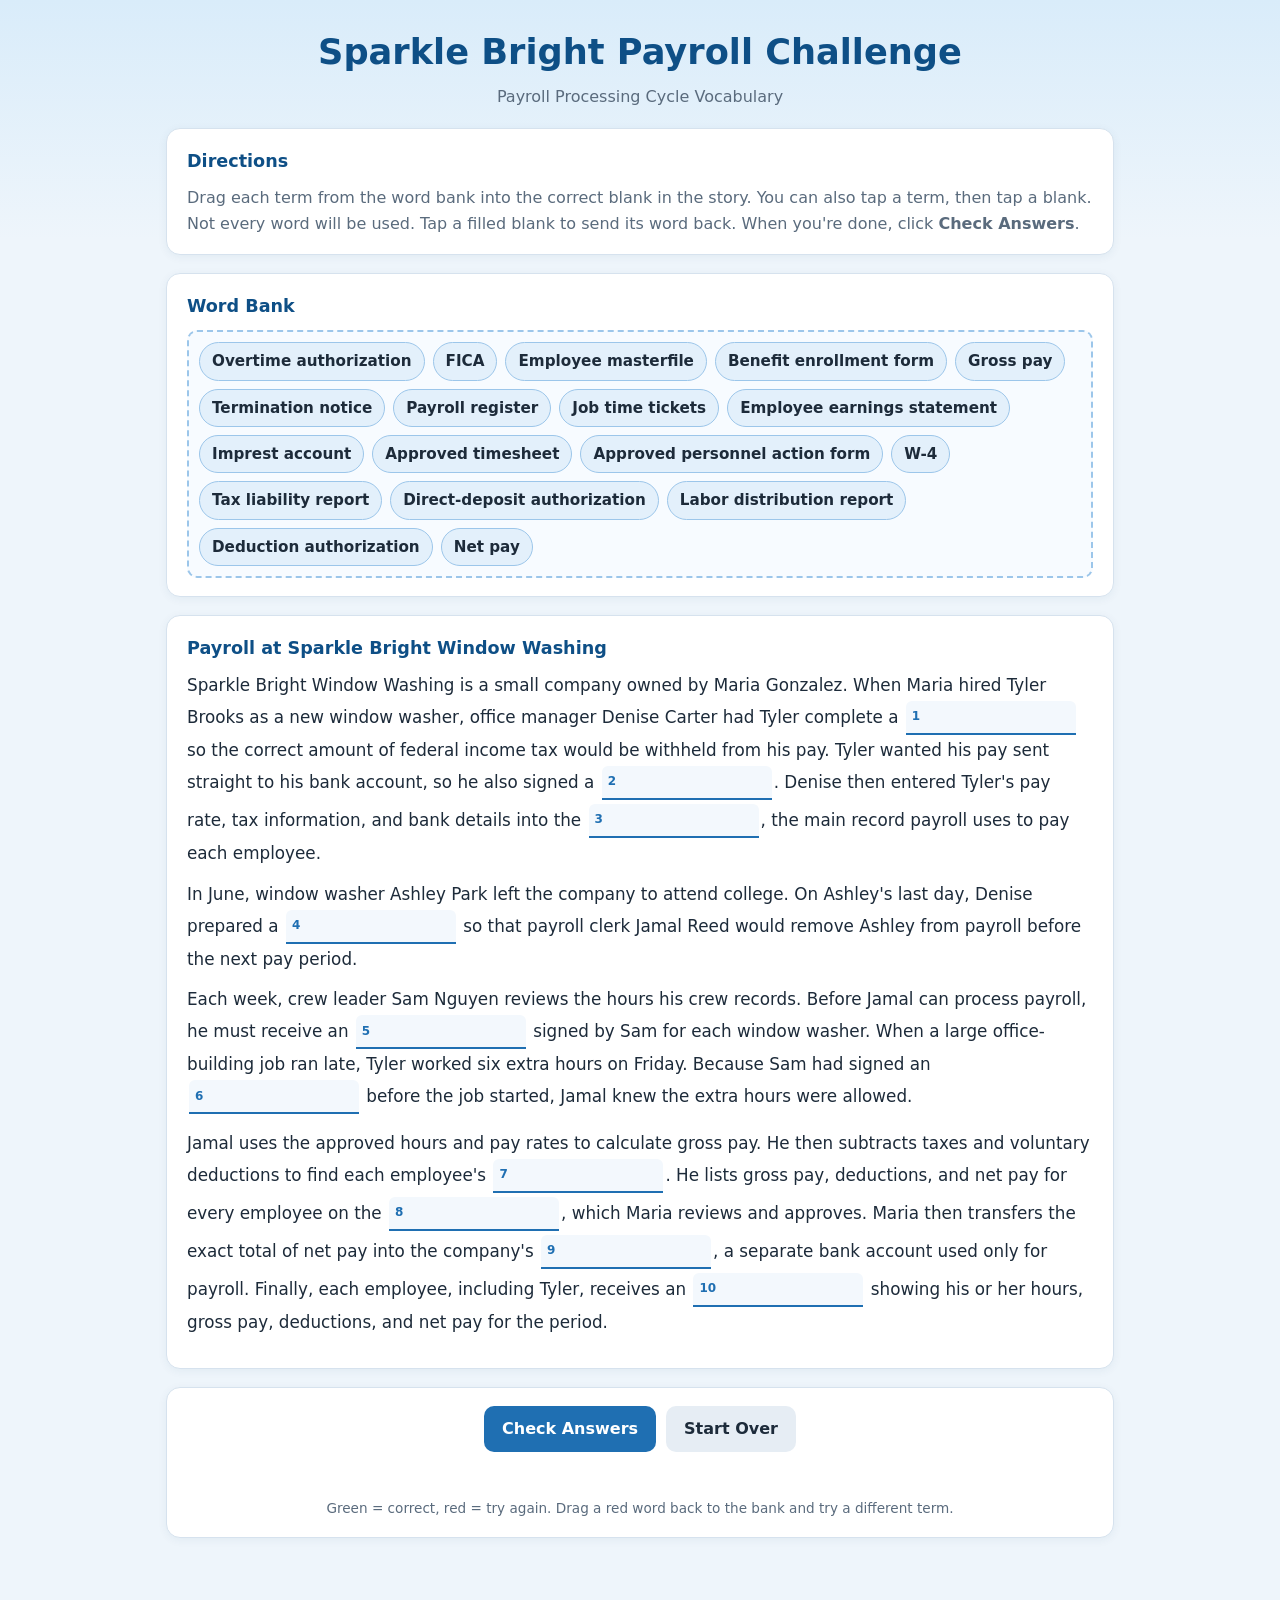
<file: payroll-fill-in-the-blank.html>
<!doctype html>
<html lang="en">
<head>
<meta charset="utf-8">
<meta name="viewport" content="width=device-width, initial-scale=1">
<title>Sparkle Bright Payroll Challenge</title>
<style>
  :root{
    --bg:#eef5fb; --card:#ffffff; --ink:#1d2b3a; --muted:#5a6b7d;
    --brand:#1f6fb2; --brand-2:#0e4f86; --chip:#e3f0fb; --chip-b:#9cc6ea;
    --ok:#1f8a4c; --ok-bg:#e3f6ea; --bad:#c0392b; --bad-bg:#fbe7e4; --line:#d6e2ee;
  }
  *{box-sizing:border-box}
  body{margin:0;font-family:system-ui,-apple-system,"Segoe UI",Roboto,Arial,sans-serif;color:var(--ink);
       background:linear-gradient(180deg,#d9ecfa 0%,var(--bg) 240px);line-height:1.6}
  .wrap{max-width:980px;margin:0 auto;padding:24px 16px 48px}
  header{text-align:center;margin-bottom:18px}
  header h1{margin:0 0 4px;font-size:clamp(1.5rem,4vw,2.2rem);color:var(--brand-2)}
  header p{margin:0;color:var(--muted)}
  .card{background:var(--card);border:1px solid var(--line);border-radius:14px;padding:18px 20px;
        box-shadow:0 2px 10px rgba(20,60,100,.06);margin-bottom:18px}
  h2{margin:0 0 10px;font-size:1.1rem;color:var(--brand-2)}
  .directions{color:var(--muted);margin:0}
  .bank-wrap{position:sticky;top:0;z-index:5}
  #bank{display:flex;flex-wrap:wrap;gap:8px;min-height:52px;padding:10px;border:2px dashed var(--chip-b);
        border-radius:10px;background:#f7fbff;transition:background .15s}
  #bank.over{background:#e6f2fd}
  .chip{display:inline-block;padding:6px 12px;border-radius:999px;background:var(--chip);border:1px solid var(--chip-b);
        font-weight:600;font-size:.95rem;cursor:grab;user-select:none;touch-action:none;white-space:nowrap;
        transition:transform .1s, box-shadow .1s}
  .chip:hover{box-shadow:0 2px 6px rgba(31,111,178,.25)}
  .chip.selected{outline:3px solid var(--brand);outline-offset:1px}
  .chip.dragging-src{opacity:.35}
  .ghost{position:fixed;pointer-events:none;z-index:1000;transform:translate(-50%,-50%) rotate(-2deg);
         box-shadow:0 8px 18px rgba(0,0,0,.2);cursor:grabbing}
  .story p{margin:0 0 14px;font-size:1.05rem}
  .blank{display:inline-flex;align-items:center;gap:4px;min-width:170px;min-height:34px;vertical-align:middle;
         padding:2px 6px;margin:2px 2px;border-bottom:2px solid var(--brand);background:#f3f8fd;border-radius:6px 6px 0 0;
         cursor:pointer;transition:background .15s}
  .blank .num{font-size:.75rem;font-weight:700;color:var(--brand);}
  .blank.over{background:#d7eafb}
  .blank.correct{background:var(--ok-bg);border-color:var(--ok)}
  .blank.correct .chip{background:#c9efd7;border-color:var(--ok)}
  .blank.wrong{background:var(--bad-bg);border-color:var(--bad)}
  .blank.wrong .chip{background:#f6cfc9;border-color:var(--bad)}
  .blank .chip{margin:0}
  .controls{display:flex;flex-wrap:wrap;gap:10px;align-items:center;justify-content:center}
  button{font:inherit;font-weight:700;border:0;border-radius:10px;padding:10px 18px;cursor:pointer}
  .primary{background:var(--brand);color:#fff}
  .primary:hover{background:var(--brand-2)}
  .secondary{background:#e6edf4;color:var(--ink)}
  .secondary:hover{background:#d6e1ec}
  #result{text-align:center;font-weight:700;font-size:1.1rem;margin-top:12px;min-height:1.6em}
  #result.win{color:var(--ok)}
  .hint{font-size:.85rem;color:var(--muted);text-align:center;margin-top:6px}
  @media (max-width:600px){ .blank{min-width:130px} .story p{font-size:1rem} }
</style>
</head>
<body>
<div class="wrap">
  <header>
    <h1>Sparkle Bright Payroll Challenge</h1>
    <p>Payroll Processing Cycle Vocabulary</p>
  </header>

  <div class="card">
    <h2>Directions</h2>
    <p class="directions">Drag each term from the word bank into the correct blank in the story. You can also tap a term, then tap a blank. Not every word will be used. Tap a filled blank to send its word back. When you're done, click <strong>Check Answers</strong>.</p>
  </div>

  <div class="card bank-wrap">
    <h2>Word Bank</h2>
    <div id="bank" aria-label="Word bank"></div>
  </div>

  <div class="card story" id="story">
    <h2>Payroll at Sparkle Bright Window Washing</h2>
    <p>Sparkle Bright Window Washing is a small company owned by Maria Gonzalez. When Maria hired Tyler Brooks as a new window washer, office manager Denise Carter had Tyler complete a <span class="blank" data-answer="W-4"></span> so the correct amount of federal income tax would be withheld from his pay. Tyler wanted his pay sent straight to his bank account, so he also signed a <span class="blank" data-answer="Direct-deposit authorization"></span>. Denise then entered Tyler's pay rate, tax information, and bank details into the <span class="blank" data-answer="Employee masterfile"></span>, the main record payroll uses to pay each employee.</p>
    <p>In June, window washer Ashley Park left the company to attend college. On Ashley's last day, Denise prepared a <span class="blank" data-answer="Termination notice"></span> so that payroll clerk Jamal Reed would remove Ashley from payroll before the next pay period.</p>
    <p>Each week, crew leader Sam Nguyen reviews the hours his crew records. Before Jamal can process payroll, he must receive an <span class="blank" data-answer="Approved timesheet"></span> signed by Sam for each window washer. When a large office-building job ran late, Tyler worked six extra hours on Friday. Because Sam had signed an <span class="blank" data-answer="Overtime authorization"></span> before the job started, Jamal knew the extra hours were allowed.</p>
    <p>Jamal uses the approved hours and pay rates to calculate gross pay. He then subtracts taxes and voluntary deductions to find each employee's <span class="blank" data-answer="Net pay"></span>. He lists gross pay, deductions, and net pay for every employee on the <span class="blank" data-answer="Payroll register"></span>, which Maria reviews and approves. Maria then transfers the exact total of net pay into the company's <span class="blank" data-answer="Imprest account"></span>, a separate bank account used only for payroll. Finally, each employee, including Tyler, receives an <span class="blank" data-answer="Employee earnings statement"></span> showing his or her hours, gross pay, deductions, and net pay for the period.</p>
  </div>

  <div class="card">
    <div class="controls">
      <button class="primary" id="check">Check Answers</button>
      <button class="secondary" id="reset">Start Over</button>
    </div>
    <div id="result" aria-live="polite"></div>
    <div class="hint">Green = correct, red = try again. Drag a red word back to the bank and try a different term.</div>
  </div>
</div>

<script>
(function(){
  const WORDS = [
    "W-4","Direct-deposit authorization","Employee masterfile","Termination notice","Approved timesheet",
    "Overtime authorization","Net pay","Payroll register","Imprest account","Employee earnings statement",
    // distractors from the key terms list
    "Deduction authorization","Gross pay","Job time tickets","Tax liability report",
    "Benefit enrollment form","Labor distribution report","Approved personnel action form","FICA"
  ];
  const bank = document.getElementById('bank');
  const blanks = Array.from(document.querySelectorAll('.blank'));
  const result = document.getElementById('result');
  let selected = null;

  blanks.forEach((b,i)=>{ b.innerHTML = '<span class="num">'+(i+1)+'</span>'; b.tabIndex = 0; });

  function shuffle(a){ for(let i=a.length-1;i>0;i--){const j=Math.floor(Math.random()*(i+1));[a[i],a[j]]=[a[j],a[i]];} return a; }
  function makeChip(w){ const c=document.createElement('span'); c.className='chip'; c.textContent=w; c.dataset.word=w; c.tabIndex=0; attach(c); return c; }
  function chipIn(blank){ return blank.querySelector('.chip'); }
  function clearMarks(){ blanks.forEach(b=>b.classList.remove('correct','wrong')); result.textContent=''; result.className=''; }
  function deselect(){ if(selected){selected.classList.remove('selected'); selected=null;} }

  function build(){
    bank.innerHTML=''; blanks.forEach(b=>{ const c=chipIn(b); if(c) c.remove(); });
    shuffle(WORDS.slice()).forEach(w=>bank.appendChild(makeChip(w)));
    clearMarks(); deselect();
  }

  function place(chip, target){
    clearMarks();
    const from = chip.parentElement;
    if(target === bank){ bank.appendChild(chip); return; }
    if(target.classList.contains('blank')){
      const existing = chipIn(target);
      if(existing && existing !== chip){
        if(from && from.classList.contains('blank')) from.appendChild(existing); else bank.appendChild(existing);
      }
      target.appendChild(chip);
    }
  }

  function dropTargetAt(x,y){
    const el = document.elementFromPoint(x,y); if(!el) return null;
    return el.closest('.blank') || el.closest('#bank');
  }

  function attach(chip){
    chip.addEventListener('pointerdown', e=>{
      if(e.button!==0) return;
      e.preventDefault();
      const sx=e.clientX, sy=e.clientY; let ghost=null, over=null, moved=false;
      chip.setPointerCapture(e.pointerId);
      const move = ev=>{
        if(!moved && Math.hypot(ev.clientX-sx, ev.clientY-sy) < 6) return;
        if(!moved){ moved=true; deselect(); ghost=chip.cloneNode(true); ghost.classList.add('ghost'); document.body.appendChild(ghost); chip.classList.add('dragging-src'); }
        ghost.style.left=ev.clientX+'px'; ghost.style.top=ev.clientY+'px';
        const t = dropTargetAt(ev.clientX, ev.clientY);
        if(t!==over){ if(over) over.classList.remove('over'); over=t; if(over) over.classList.add('over'); }
      };
      const up = ev=>{
        chip.removeEventListener('pointermove',move); chip.removeEventListener('pointerup',up); chip.removeEventListener('pointercancel',up);
        if(over) over.classList.remove('over');
        if(moved){
          ghost.remove(); chip.classList.remove('dragging-src');
          const t = dropTargetAt(ev.clientX, ev.clientY);
          if(t) place(chip,t);
        } else {
          // tap: if inside a blank, send back to bank; otherwise select
          if(chip.parentElement.classList.contains('blank')){ place(chip, bank); deselect(); }
          else if(selected===chip){ deselect(); }
          else { deselect(); selected=chip; chip.classList.add('selected'); }
        }
      };
      chip.addEventListener('pointermove',move); chip.addEventListener('pointerup',up); chip.addEventListener('pointercancel',up);
    });
    chip.addEventListener('keydown', e=>{
      if(e.key==='Enter'||e.key===' '){ e.preventDefault();
        if(chip.parentElement.classList.contains('blank')) place(chip,bank);
        else { deselect(); selected=chip; chip.classList.add('selected'); }
      }
    });
  }

  blanks.forEach(b=>{
    const fill = ()=>{ if(selected){ place(selected,b); deselect(); } };
    b.addEventListener('click', e=>{ if(e.target.closest('.chip')) return; fill(); });
    b.addEventListener('keydown', e=>{ if((e.key==='Enter'||e.key===' ') && e.target===b){ e.preventDefault(); fill(); } });
  });

  document.getElementById('check').addEventListener('click', ()=>{
    let right=0, filled=0;
    blanks.forEach(b=>{
      b.classList.remove('correct','wrong');
      const c=chipIn(b); if(!c) return; filled++;
      if(c.dataset.word===b.dataset.answer){ b.classList.add('correct'); right++; } else b.classList.add('wrong');
    });
    if(right===blanks.length){ result.textContent='Perfect! 10 out of 10. You know your payroll cycle!'; result.className='win'; }
    else { result.textContent='Score: '+right+' out of '+blanks.length + (filled<blanks.length ? ' ('+(blanks.length-filled)+' blank'+(blanks.length-filled===1?'':'s')+' still empty)' : ''); result.className=''; }
  });
  document.getElementById('reset').addEventListener('click', build);

  build();
})();
</script>
</body>
</html>
</file>
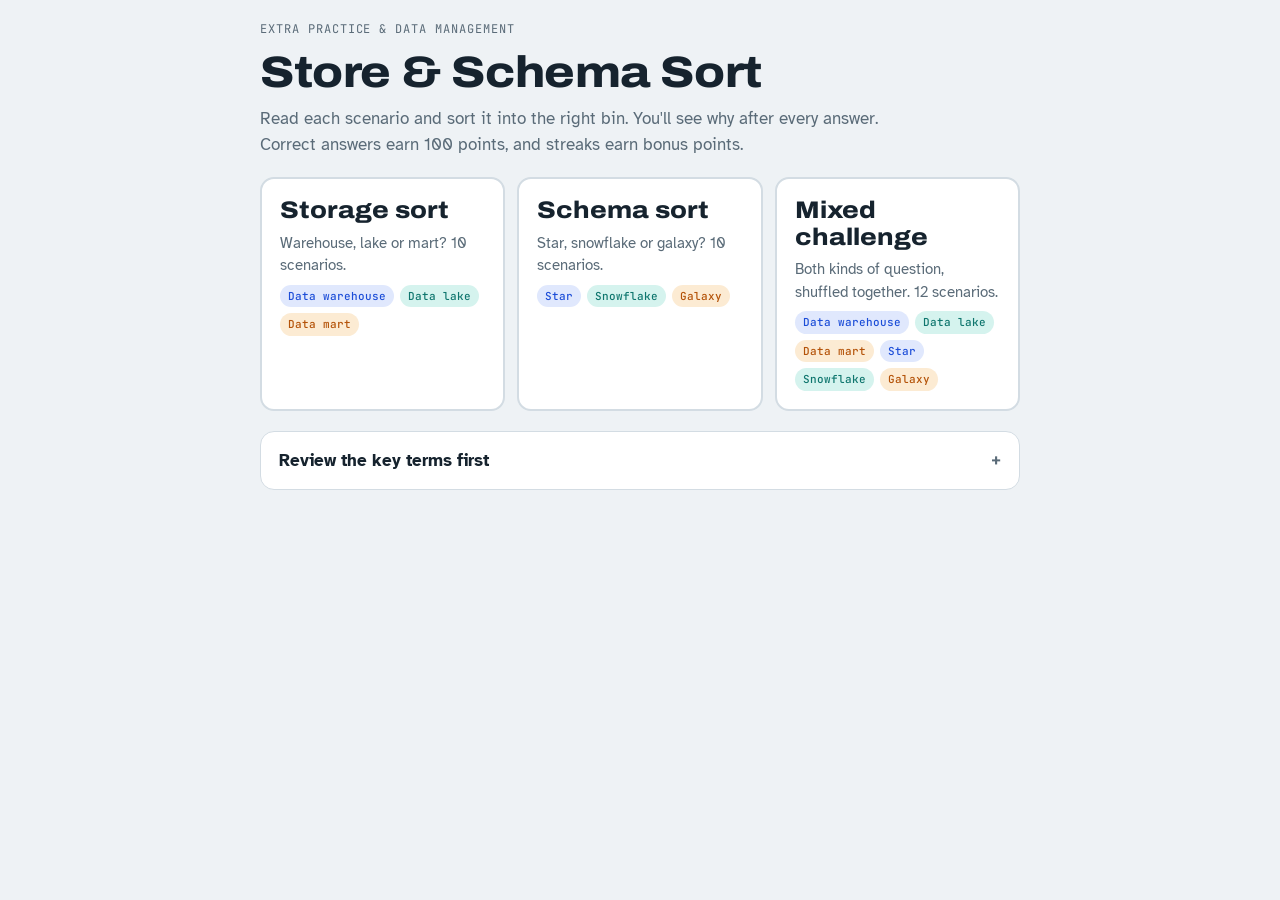
<file: schema-sort.html>
<!doctype html>
<html lang="en">
<head>
<meta charset="utf-8">
<meta name="viewport" content="width=device-width, initial-scale=1, viewport-fit=cover">
<meta name="description" content="Practice game for data storage types and database schemas.">
<title>Store &amp; Schema Sort</title>
<link rel="preconnect" href="https://fonts.googleapis.com">
<link rel="preconnect" href="https://fonts.gstatic.com" crossorigin>
<link rel="stylesheet" href="https://fonts.googleapis.com/css2?family=Archivo:wdth,wght@112,600;112,800&family=Atkinson+Hyperlegible:ital,wght@0,400;0,700;1,400&family=JetBrains+Mono:wght@500&display=swap">
<style>
html{color-scheme:light}
body{margin:0}
[hidden]{display:none!important}
img{max-width:100%}
/* Layout: one centered play column; a scenario "record" card above three sorting bins, feedback slides in below. */
:root{
  --bg:#EEF2F5; --surface:#FFFFFF; --ink:#16232E; --muted:#5A6B78; --line:#D3DCE3;
  --wh:#1D4ED8; --wh-soft:#E0E8FD;      /* warehouse / star  */
  --lk:#0F766E; --lk-soft:#D5F3EE;      /* lake / snowflake */
  --mt:#B45309; --mt-soft:#FCEBD3;      /* mart / galaxy */
  --good:#15803D; --good-soft:#DCF5E3; --bad:#B91C1C; --bad-soft:#FBE3E3;
  --display:"Archivo","Arial Narrow",Arial,sans-serif;
  --body:"Atkinson Hyperlegible",system-ui,-apple-system,"Segoe UI",sans-serif;
  --mono:"JetBrains Mono",ui-monospace,Menlo,Consolas,monospace;
}
@media (prefers-color-scheme: dark){:root:not([data-theme="light"]){
  --bg:#0E161D; --surface:#17222C; --ink:#E6EDF2; --muted:#9AAAB6; --line:#2A3946;
  --wh:#7EA2FF; --wh-soft:#1A2A52; --lk:#4FD1C0; --lk-soft:#0F3633; --mt:#F4A54B; --mt-soft:#45290C;
  --good:#5BD58A; --good-soft:#123521; --bad:#FF8A8A; --bad-soft:#431818; color-scheme:dark}}
:root[data-theme="dark"]{
  --bg:#0E161D; --surface:#17222C; --ink:#E6EDF2; --muted:#9AAAB6; --line:#2A3946;
  --wh:#7EA2FF; --wh-soft:#1A2A52; --lk:#4FD1C0; --lk-soft:#0F3633; --mt:#F4A54B; --mt-soft:#45290C;
  --good:#5BD58A; --good-soft:#123521; --bad:#FF8A8A; --bad-soft:#431818; color-scheme:dark}

*{box-sizing:border-box}
body{background:var(--bg);color:var(--ink);font-family:var(--body);font-size:17px;line-height:1.5;padding-inline:16px;padding-block:20px 40px}
.wrap{max-width:760px;margin:0 auto;display:flex;flex-direction:column;gap:20px}
h1,h2,h3{font-family:var(--display);font-stretch:112%;text-wrap:balance;margin:0;line-height:1.1}
h1{font-size:clamp(30px,6vw,44px);font-weight:800;letter-spacing:-.01em}
h2{font-size:24px;font-weight:800}
h3{font-size:17px;font-weight:600}
p{margin:0}
.eyebrow{font-family:var(--mono);font-size:12px;letter-spacing:.08em;text-transform:uppercase;color:var(--muted)}
button{font:inherit;color:inherit;cursor:pointer}
button:focus-visible,summary:focus-visible{outline:3px solid var(--wh);outline-offset:3px}

/* ---------- start screen ---------- */
.intro{display:flex;flex-direction:column;gap:10px}
.intro p{color:var(--muted);max-width:60ch}
.modes{display:grid;grid-template-columns:repeat(auto-fit,minmax(210px,1fr));gap:12px}
.mode{background:var(--surface);border:2px solid var(--line);border-radius:14px;padding:18px;text-align:left;display:flex;flex-direction:column;gap:8px;transition:border-color .15s,transform .15s}
.mode:hover{border-color:var(--ink);transform:translateY(-2px)}
.mode .bins-mini{display:flex;gap:6px;flex-wrap:wrap}
.chip{font-family:var(--mono);font-size:11px;padding:3px 8px;border-radius:99px;font-weight:500}
.c-a{background:var(--wh-soft);color:var(--wh)} .c-b{background:var(--lk-soft);color:var(--lk)} .c-c{background:var(--mt-soft);color:var(--mt)}
.mode p{color:var(--muted);font-size:15px}
.best{font-family:var(--mono);font-size:12px;color:var(--muted)}
details.gloss{background:var(--surface);border:1px solid var(--line);border-radius:14px;padding:4px 18px}
details.gloss summary{cursor:pointer;padding:12px 0;font-weight:700;list-style:none;display:flex;justify-content:space-between}
details.gloss summary::after{content:"+";font-family:var(--mono);color:var(--muted)}
details.gloss[open] summary::after{content:"–"}
.gloss dl{display:grid;grid-template-columns:minmax(110px,max-content) 1fr;gap:10px 16px;margin:0 0 16px}
.gloss dt{font-family:var(--mono);font-size:14px;font-weight:500;padding-top:2px}
.gloss dd{margin:0;font-size:15px;color:var(--muted)}
.gloss .grp{grid-column:1/-1;font-family:var(--display);font-stretch:112%;font-weight:600;font-size:14px;text-transform:uppercase;letter-spacing:.06em;border-top:1px solid var(--line);padding-top:12px;margin-top:4px}
@media (max-width:480px){.gloss dl{grid-template-columns:1fr;gap:2px}.gloss dd{margin-bottom:10px}}

/* ---------- play screen ---------- */
.hud{display:flex;align-items:center;gap:16px;flex-wrap:wrap}
.hud .stat{display:flex;flex-direction:column}
.hud .num{font-family:var(--display);font-stretch:112%;font-weight:800;font-size:24px;font-variant-numeric:tabular-nums;line-height:1}
.hud .spacer{flex:1}
.quit{background:none;border:1px solid var(--line);border-radius:99px;padding:6px 14px;font-size:14px;color:var(--muted)}
.bar{height:6px;background:var(--line);border-radius:99px;overflow:hidden}
.bar i{display:block;height:100%;background:var(--ink);width:0;transition:width .3s}

.record{background:var(--surface);border:1px solid var(--line);border-radius:16px;overflow:hidden}
.record header{display:flex;justify-content:space-between;gap:12px;padding:10px 18px;border-bottom:1px dashed var(--line);font-family:var(--mono);font-size:12px;color:var(--muted);text-transform:uppercase;letter-spacing:.06em}
.record .text{padding:22px 18px 24px;font-size:clamp(18px,2.6vw,21px);line-height:1.45;min-height:120px}
.record .ask{padding:0 18px 18px;color:var(--muted);font-size:15px}

.bins{display:grid;grid-template-columns:repeat(3,1fr);gap:10px}
.bin{--c:var(--wh);--s:var(--wh-soft);background:var(--surface);border:2px solid var(--line);border-radius:14px;padding:14px 8px 12px;display:flex;flex-direction:column;align-items:center;gap:8px;min-height:132px;transition:border-color .15s,background .15s,transform .1s}
.bin.b1{--c:var(--lk);--s:var(--lk-soft)} .bin.b2{--c:var(--mt);--s:var(--mt-soft)}
.bin:hover:not(:disabled){border-color:var(--c);background:var(--s)}
.bin:active:not(:disabled){transform:scale(.97)}
.bin svg{width:56px;height:44px;color:var(--c)}
.bin .lbl{font-family:var(--display);font-stretch:112%;font-weight:800;font-size:16px;text-align:center}
.bin .key{font-family:var(--mono);font-size:11px;color:var(--muted)}
.bin:disabled{cursor:default}
.bin.right{border-color:var(--good);background:var(--good-soft)}
.bin.wrong{border-color:var(--bad);background:var(--bad-soft)}
.bin.dim{opacity:.45}
@media (max-width:420px){.bin{min-height:112px;padding:10px 4px}.bin svg{width:44px;height:36px}.bin .lbl{font-size:14px}.bin .key{display:none}}

.feedback{border-radius:14px;padding:16px 18px;display:flex;flex-direction:column;gap:10px;border:2px solid}
.feedback.ok{background:var(--good-soft);border-color:var(--good)}
.feedback.no{background:var(--bad-soft);border-color:var(--bad)}
.feedback .verdict{font-family:var(--display);font-stretch:112%;font-weight:800;font-size:19px}
.feedback.ok .verdict{color:var(--good)} .feedback.no .verdict{color:var(--bad)}
.feedback p{font-size:16px}
.primary{align-self:flex-start;background:var(--ink);color:var(--bg);border:none;border-radius:10px;padding:11px 20px;font-weight:700}
.primary:hover{opacity:.9}
@media (prefers-reduced-motion:no-preference){.feedback{animation:rise .2s ease-out}.record{animation:rise .25s ease-out}}
@keyframes rise{from{transform:translateY(6px);opacity:.4}to{transform:none;opacity:1}}

/* ---------- results ---------- */
.score-card{background:var(--surface);border:1px solid var(--line);border-radius:16px;padding:22px 18px;display:flex;flex-wrap:wrap;gap:24px;align-items:flex-end}
.score-card .big{font-family:var(--display);font-stretch:112%;font-weight:800;font-size:56px;line-height:1;font-variant-numeric:tabular-nums}
.score-card .stat{display:flex;flex-direction:column;gap:4px}
.msg{font-size:18px}
.review{display:flex;flex-direction:column;gap:10px}
.miss{background:var(--surface);border:1px solid var(--line);border-left:4px solid var(--bad);border-radius:10px;padding:14px 16px;display:flex;flex-direction:column;gap:6px}
.miss .ans{font-family:var(--mono);font-size:13px}
.miss .ans b{color:var(--good)} .miss .ans s{color:var(--bad)}
.miss p.why{color:var(--muted);font-size:15px}
.actions{display:flex;gap:10px;flex-wrap:wrap}
.ghost{background:none;border:2px solid var(--line);border-radius:10px;padding:9px 18px;font-weight:700}
.ghost:hover{border-color:var(--ink)}
</style>
</head>
<body>
<div class="wrap" id="app"></div>

<!-- bin icons: each one draws the shape of the concept -->
<svg width="0" height="0" style="position:absolute" aria-hidden="true">
  <defs>
    <symbol id="i-warehouse" viewBox="0 0 56 44"><path d="M4 18 28 5l24 13v22H4z" fill="none" stroke="currentColor" stroke-width="2.5" stroke-linejoin="round"/><g fill="currentColor"><rect x="12" y="22" width="9" height="7" rx="1"/><rect x="23.5" y="22" width="9" height="7" rx="1"/><rect x="35" y="22" width="9" height="7" rx="1"/><rect x="12" y="31" width="9" height="7" rx="1"/><rect x="23.5" y="31" width="9" height="7" rx="1"/><rect x="35" y="31" width="9" height="7" rx="1"/></g></symbol>
    <symbol id="i-lake" viewBox="0 0 56 44"><g fill="none" stroke="currentColor" stroke-width="2.5" stroke-linecap="round"><path d="M4 16c4-4 8-4 12 0s8 4 12 0 8-4 12 0 8 4 12 0"/><path d="M4 26c4-4 8-4 12 0s8 4 12 0 8-4 12 0 8 4 12 0"/><path d="M4 36c4-4 8-4 12 0s8 4 12 0 8-4 12 0 8 4 12 0"/></g><g fill="currentColor"><rect x="9" y="4" width="5" height="5" rx="1" transform="rotate(15 11 6)"/><circle cx="30" cy="7" r="2.6"/><path d="m44 3 3 6h-6z"/></g></symbol>
    <symbol id="i-mart" viewBox="0 0 56 44"><path d="M4 22 28 9l24 13v18H4z" fill="none" stroke="currentColor" stroke-width="1.8" stroke-dasharray="3 3" stroke-linejoin="round" opacity=".55"/><rect x="22" y="24" width="12" height="16" rx="1.5" fill="currentColor"/><path d="M22 30h12" stroke="var(--surface)" stroke-width="1.5"/></symbol>
    <symbol id="i-star" viewBox="0 0 56 44"><g stroke="currentColor" stroke-width="2.2"><path d="M28 22V6M28 22v16M28 22H8M28 22h20"/></g><rect x="21" y="16" width="14" height="12" rx="2" fill="currentColor"/><g fill="none" stroke="currentColor" stroke-width="2.2"><rect x="22" y="1.5" width="12" height="7" rx="1.5" fill="var(--surface)"/><rect x="22" y="35.5" width="12" height="7" rx="1.5" fill="var(--surface)"/><rect x="1.5" y="18.5" width="11" height="7" rx="1.5" fill="var(--surface)"/><rect x="43.5" y="18.5" width="11" height="7" rx="1.5" fill="var(--surface)"/></g></symbol>
    <symbol id="i-snow" viewBox="0 0 56 44"><g stroke="currentColor" stroke-width="2"><path d="M22 22H8M22 22h12M40 22h8M22 22V8M22 22v14M42 22v-9M8 22v-10"/></g><rect x="16" y="17" width="12" height="10" rx="2" fill="currentColor"/><g fill="var(--surface)" stroke="currentColor" stroke-width="2"><rect x="17" y="2" width="10" height="6" rx="1.5"/><rect x="17" y="36" width="10" height="6" rx="1.5"/><rect x="2" y="19" width="9" height="6" rx="1.5"/><rect x="33" y="19" width="9" height="6" rx="1.5"/><rect x="37" y="7" width="10" height="6" rx="1.5"/><rect x="45" y="19" width="9" height="6" rx="1.5"/><rect x="3" y="7" width="10" height="6" rx="1.5"/></g></symbol>
    <symbol id="i-galaxy" viewBox="0 0 56 44"><g stroke="currentColor" stroke-width="2"><path d="M16 22h24M16 22V7M16 22v15M40 22V7M40 22v15M16 7h24M16 37h24"/></g><rect x="9" y="16" width="13" height="12" rx="2" fill="currentColor"/><rect x="34" y="16" width="13" height="12" rx="2" fill="currentColor"/><g fill="var(--surface)" stroke="currentColor" stroke-width="2"><rect x="23" y="3" width="10" height="7" rx="1.5"/><rect x="23" y="34" width="10" height="7" rx="1.5"/></g></symbol>
  </defs>
</svg>

<script>
const SETS = {
  storage: {name:"Storage type", ask:"Where does this data live?", bins:[
    {id:"warehouse",label:"Data warehouse",icon:"i-warehouse"},
    {id:"lake",label:"Data lake",icon:"i-lake"},
    {id:"mart",label:"Data mart",icon:"i-mart"}]},
  schema: {name:"Schema", ask:"Which schema is this?", bins:[
    {id:"star",label:"Star",icon:"i-star"},
    {id:"snowflake",label:"Snowflake",icon:"i-snow"},
    {id:"galaxy",label:"Galaxy",icon:"i-galaxy"}]}
};

const CARDS = [
  // ---- storage ----
  {set:"storage",a:"warehouse",t:"Five years of cleaned general ledger, AR and AP data, consolidated from three different ERP systems and used for trend reporting.",
   why:"Cleaned, integrated, historical data from many source systems, organized for reporting, is the definition of a data warehouse."},
  {set:"storage",a:"lake",t:"Raw vendor invoice PDFs, customer emails and call-center recordings are kept in their original formats in case analysts want them later.",
   why:"Raw data in many formats (structured and unstructured), stored as-is with no transformation, belongs in a data lake."},
  {set:"storage",a:"mart",t:"The tax department gets its own small repository containing only the warehouse data it needs for state apportionment.",
   why:"A focused subset of warehouse data built for one department is a data mart."},
  {set:"storage",a:"warehouse",t:"Data must be cleaned, validated and fit the predefined tables before it can be loaded. This is called schema-on-write.",
   why:"Schema-on-write (structure applied before loading) is how a data warehouse works. A lake uses schema-on-read."},
  {set:"storage",a:"lake",t:"Sensor feeds from forklifts are stored exactly as they arrive. Data scientists decide how to structure the data only when they query it.",
   why:"Applying structure when the data is read (schema-on-read) is the hallmark of a data lake."},
  {set:"storage",a:"mart",t:"Payroll managers want faster queries, so IT builds a store holding only payroll history, refreshed nightly from the enterprise repository.",
   why:"A smaller store holding one subject area for one user group, fed from the central repository, is a data mart."},
  {set:"storage",a:"lake",t:"Website clickstream logs, social media posts and product images are dumped into low-cost storage with no predefined schema.",
   why:"Large volumes of unstructured and semi-structured data with no predefined schema point to a data lake."},
  {set:"storage",a:"warehouse",t:"An enterprise-wide, subject-oriented, nonvolatile repository of historical data that serves as the organization's single source of truth for reporting.",
   why:"Subject-oriented, integrated, nonvolatile and historical is the classic description of a data warehouse."},
  {set:"storage",a:"mart",t:"Internal audit gets a dedicated store with only journal entry and user-access data, drawn from the company's central repository.",
   why:"A department-specific slice of the central repository is a data mart, even when the department is internal audit."},
  {set:"storage",a:"lake",t:"Scanned contracts, photos of receipts and miscellaneous spreadsheets are collected without being cleaned or transformed.",
   why:"Untransformed data in mixed formats is stored in a data lake."},
  {set:"storage",a:"warehouse",t:"The CFO wants consolidated quarterly results for every subsidiary in one cleaned, organized repository that all departments can report from.",
   why:"Enterprise-wide, consolidated and cleaned data for reporting across the whole company belongs in a data warehouse. A mart would serve only one area."},
  {set:"storage",a:"mart",t:"The sales team's dashboard reads from a small store holding only sales and customer data, so the team doesn't have to search the entire enterprise repository.",
   why:"A smaller store scoped to one business function is a data mart."},
  // ---- schema ----
  {set:"schema",a:"star",t:"A Sales fact table links directly to Customer, Product, Date and Store dimension tables. None of those dimension tables links to anything else.",
   why:"One fact table with dimension tables one level away, and no sub-tables, is a star schema."},
  {set:"schema",a:"snowflake",t:"The Product dimension has been split into separate Product, Category and Department tables, each linked by a key.",
   why:"Breaking a dimension into linked sub-tables (normalizing it) creates a snowflake schema."},
  {set:"schema",a:"galaxy",t:"A Sales fact table and a Returns fact table both link to the same Customer, Product and Date dimension tables.",
   why:"Two or more fact tables sharing dimension tables is a galaxy schema, also called a fact constellation."},
  {set:"schema",a:"star",t:"The designer chose the simplest structure with the fewest joins for fast queries, accepting that some descriptive data will repeat.",
   why:"Simplicity and query speed, at the cost of some redundancy, is the star schema trade-off."},
  {set:"schema",a:"snowflake",t:"The designer normalized the dimension tables to cut down on repeated data, accepting that queries will need more joins.",
   why:"Less redundancy but more joins is the snowflake schema trade-off."},
  {set:"schema",a:"galaxy",t:"This schema is also known as a fact constellation.",
   why:"Fact constellation is another name for a galaxy schema, where several fact tables share dimensions."},
  {set:"schema",a:"star",t:"The Customer dimension holds Name, City, State and Country together in a single table that links straight to the fact table.",
   why:"Keeping all the descriptive attributes in one denormalized dimension table is characteristic of a star schema."},
  {set:"schema",a:"snowflake",t:"The Store dimension links to a separate Region table, and the Region table links to a separate Country table.",
   why:"A chain of tables branching two or more levels out from the fact table is a snowflake schema."},
  {set:"schema",a:"galaxy",t:"An Inventory fact table and a Purchases fact table share the same Date and Product dimension tables.",
   why:"Multiple fact tables sharing dimensions make this a galaxy schema."},
  {set:"schema",a:"snowflake",t:"In the diagram, some branches reach two or three tables away from the central fact table.",
   why:"Branches that extend beyond one level, like the arms of a snowflake, mean the dimensions have been normalized."}
];

const MODES = {
  storage:{title:"Storage sort",desc:"Warehouse, lake or mart? 10 scenarios.",sets:["storage"],n:10},
  schema:{title:"Schema sort",desc:"Star, snowflake or galaxy? 10 scenarios.",sets:["schema"],n:10},
  mixed:{title:"Mixed challenge",desc:"Both kinds of question, shuffled together. 12 scenarios.",sets:["storage","schema"],n:12}
};

const app = document.getElementById("app");
let S = null; // game state

function store(k,v){try{if(v===undefined)return localStorage.getItem(k);localStorage.setItem(k,v)}catch(e){return null}}
function shuffle(a){a=a.slice();for(let i=a.length-1;i>0;i--){const j=Math.floor(Math.random()*(i+1));[a[i],a[j]]=[a[j],a[i]]}return a}
function esc(s){return s.replace(/[&<>"]/g,c=>({"&":"&amp;","<":"&lt;",">":"&gt;",'"':"&quot;"}[c]))}
function labelOf(set,id){return SETS[set].bins.find(b=>b.id===id).label}

function deal(modeKey){
  const m=MODES[modeKey];
  let deck;
  if(m.sets.length===1) deck=shuffle(CARDS.filter(c=>c.set===m.sets[0])).slice(0,m.n);
  else deck=shuffle([...shuffle(CARDS.filter(c=>c.set==="storage")).slice(0,m.n/2),...shuffle(CARDS.filter(c=>c.set==="schema")).slice(0,m.n/2)]);
  return deck.map(c=>CARDS.indexOf(c));
}

function startGame(modeKey){
  S={screen:"play",mode:modeKey,deck:deal(modeKey),i:0,score:0,streak:0,bestStreak:0,correct:0,picked:null,misses:[]};
  render();
}

function render(){
  if(!S||S.screen==="start") return renderStart();
  if(S.screen==="play") return renderPlay();
  return renderResults();
}

function renderStart(){
  S={screen:"start"};
  const modeBtns=Object.entries(MODES).map(([k,m])=>{
    const sets=m.sets.flatMap(s=>SETS[s].bins.map((b,i)=>`<span class="chip c-${"abc"[i]}">${b.label}</span>`)).join("");
    const best=store("best-"+k);
    return `<button class="mode" id="mode-${k}" data-mode="${k}"><h2>${m.title}</h2><p>${m.desc}</p><div class="bins-mini">${sets}</div>${best?`<span class="best">Your best: ${best} pts</span>`:""}</button>`;
  }).join("");
  app.innerHTML=`
  <div class="intro">
    <span class="eyebrow">Extra Practice & Data management</span>
    <h1>Store &amp; Schema Sort</h1>
    <p>Read each scenario and sort it into the right bin. You'll see why after every answer. Correct answers earn 100 points, and streaks earn bonus points.</p>
  </div>
  <div class="modes">${modeBtns}</div>
  <details class="gloss" id="gloss">
    <summary>Review the key terms first</summary>
    <dl>
      <div class="grp">Storage types</div>
      <dt>Data warehouse</dt><dd>Central repository of cleaned, integrated, historical data from many systems, built for reporting. Structure is applied before loading (schema-on-write).</dd>
      <dt>Data lake</dt><dd>Large store of raw data in any format (structured, semi-structured, unstructured), kept as-is. Structure is applied when the data is used (schema-on-read).</dd>
      <dt>Data mart</dt><dd>Smaller subset of warehouse data focused on one department or subject, such as sales or payroll.</dd>
      <div class="grp">Schemas</div>
      <dt>Fact table</dt><dd>Central table of transactions and measures, such as each sale and its amount.</dd>
      <dt>Dimension table</dt><dd>Descriptive table linked to the fact table, such as Customer, Product or Date.</dd>
      <dt>Star</dt><dd>One fact table with dimension tables linked directly to it. Simple and fast, with some repeated data.</dd>
      <dt>Snowflake</dt><dd>A star whose dimensions are normalized into linked sub-tables. Less repetition, more joins.</dd>
      <dt>Galaxy</dt><dd>Two or more fact tables sharing dimension tables. Also called a fact constellation.</dd>
    </dl>
  </details>`;
  app.querySelectorAll(".mode").forEach(b=>b.onclick=()=>startGame(b.dataset.mode));
}

function renderPlay(){
  const card=CARDS[S.deck[S.i]], set=SETS[card.set], n=S.deck.length, answered=S.picked!==null;
  const bins=set.bins.map((b,k)=>{
    let cls="bin"+(k?" b"+k:"");
    if(answered){ if(b.id===card.a) cls+=" right"; else if(b.id===S.picked) cls+=" wrong"; else cls+=" dim"; }
    return `<button class="${cls}" id="bin-${k}" data-id="${b.id}" ${answered?"disabled":""} aria-label="${b.label}"><svg><use href="#${b.icon}"/></svg><span class="lbl">${b.label}</span><span class="key">press ${k+1}</span></button>`;
  }).join("");
  const ok=answered&&S.picked===card.a;
  const fb=answered?`<div class="feedback ${ok?"ok":"no"}" role="status">
      <span class="verdict">${ok?(S.streak>1?`Correct · ${S.streak} in a row`:"Correct"):`Not quite. It's ${esc(labelOf(card.set,card.a))}.`}</span>
      <p>${esc(card.why)}</p>
      <button class="primary" id="next">${S.i+1<n?"Next scenario":"See results"}</button></div>`:"";
  app.innerHTML=`
  <div class="hud">
    <div class="stat"><span class="eyebrow">Score</span><span class="num">${S.score}</span></div>
    <div class="stat"><span class="eyebrow">Streak</span><span class="num">${S.streak}</span></div>
    <div class="spacer"></div>
    <button class="quit" id="quit">Quit</button>
  </div>
  <div class="bar" aria-hidden="true"><i style="width:${((S.i+(answered?1:0))/n)*100}%"></i></div>
  <article class="record">
    <header><span>Scenario ${S.i+1} of ${n}</span><span>${set.name}</span></header>
    <p class="text">${esc(card.t)}</p>
    <p class="ask">${set.ask}</p>
  </article>
  <div class="bins">${bins}</div>
  ${fb}`;
  app.querySelectorAll(".bin:not(:disabled)").forEach(b=>b.onclick=()=>answer(b.dataset.id));
  document.getElementById("quit").onclick=()=>{S=null;render()};
  const nx=document.getElementById("next"); if(nx){nx.onclick=next; nx.focus({preventScroll:true}); nx.scrollIntoView({block:"nearest",behavior:"smooth"});}
}

function answer(id){
  if(S.picked!==null) return;
  const card=CARDS[S.deck[S.i]];
  S.picked=id;
  if(id===card.a){ S.streak++; S.correct++; S.bestStreak=Math.max(S.bestStreak,S.streak); S.score+=100+(S.streak>1?Math.min(S.streak-1,5)*20:0); }
  else { S.streak=0; S.misses.push({idx:S.deck[S.i],picked:id}); }
  render();
}
function next(){
  S.picked=null; S.i++;
  if(S.i>=S.deck.length){ S.screen="results"; const k="best-"+S.mode; const prev=+(store(k)||0); S.newBest=S.score>prev; if(S.newBest) store(k,String(S.score)); }
  render(); window.scrollTo({top:0});
}

function renderResults(){
  const n=S.deck.length, pct=Math.round(S.correct/n*100);
  const msg=pct===100?"Perfect sort. You're ready for these on the exam.":pct>=80?"Strong work. Review the misses below, then try another round.":pct>=60?"Getting there. Read the explanations below and play again.":"Open the key terms on the start screen, then give it another try.";
  const misses=S.misses.map(m=>{const c=CARDS[m.idx];return `<div class="miss"><p>${esc(c.t)}</p><span class="ans">Answer: <b>${esc(labelOf(c.set,c.a))}</b> · You chose: <s>${esc(labelOf(c.set,m.picked))}</s></span><p class="why">${esc(c.why)}</p></div>`}).join("");
  app.innerHTML=`
  <div class="intro"><span class="eyebrow">${MODES[S.mode].title} · Results</span><h1>${S.correct} of ${n} sorted correctly</h1></div>
  <div class="score-card">
    <div class="stat"><span class="eyebrow">Points${S.newBest?" · New personal best":""}</span><span class="big">${S.score}</span></div>
    <div class="stat"><span class="eyebrow">Accuracy</span><span class="num" style="font-family:var(--display);font-stretch:112%;font-weight:800;font-size:28px">${pct}%</span></div>
    <div class="stat"><span class="eyebrow">Best streak</span><span class="num" style="font-family:var(--display);font-stretch:112%;font-weight:800;font-size:28px">${S.bestStreak}</span></div>
  </div>
  <p class="msg">${msg}</p>
  <div class="actions"><button class="primary" id="again">Play this round again</button><button class="ghost" id="home">Choose another round</button></div>
  ${S.misses.length?`<div class="review"><h2>Review your misses</h2>${misses}</div>`:""}`;
  document.getElementById("again").onclick=()=>startGame(S.mode);
  document.getElementById("home").onclick=()=>{S=null;render()};
}

document.addEventListener("keydown",e=>{
  if(!S||S.screen!=="play") return;
  if(S.picked===null&&["1","2","3"].includes(e.key)){const b=document.getElementById("bin-"+(+e.key-1)); if(b) answer(b.dataset.id);}
});

render();
</script>
</body>
</html>
</file>
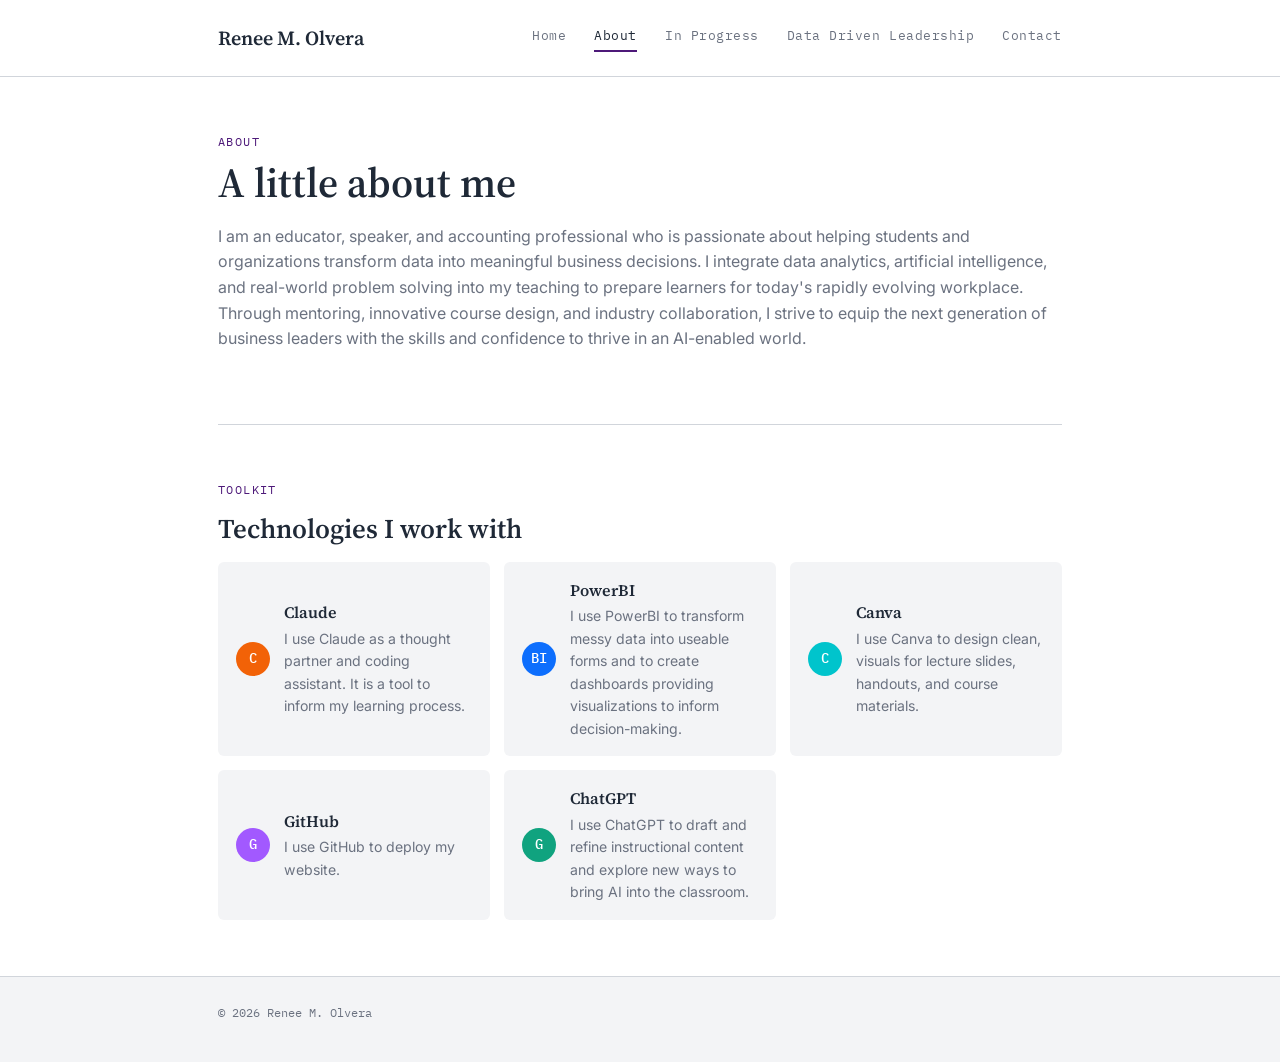
<file: renee-site/about.html>
<!DOCTYPE html>
<html lang="en">
<head>
<meta charset="UTF-8" />
<meta name="viewport" content="width=device-width, initial-scale=1.0" />
<title>About | Renee M. Olvera</title>
<link rel="preconnect" href="https://fonts.googleapis.com">
<link href="https://fonts.googleapis.com/css2?family=Source+Serif+4:wght@600;700&family=Inter:wght@400;500;600&family=IBM+Plex+Mono:wght@400;500&display=swap" rel="stylesheet">
<link rel="stylesheet" href="style.css">
</head>
<body>

<header class="site-header">
  <div class="nav-row">
    <a class="site-name" href="index.html">Renee M. Olvera</a>
    <nav class="site-nav">
      <a href="index.html">Home</a>
      <a href="about.html" class="active">About</a>
      <a href="apps.html">In Progress</a>
      <a href="data-driven-leadership.html">Data Driven Leadership</a>
      <a href="contact.html">Contact</a>
    </nav>
  </div>
</header>

<main class="wrap">
  <section class="page-section" style="padding-top:56px;">
    <span class="eyebrow">About</span>
    <h1>A little about me</h1>
    <p class="lede">I am an educator, speaker, and accounting professional who is passionate about helping students and organizations transform data into meaningful business decisions. I integrate data analytics, artificial intelligence, and real-world problem solving into my teaching to prepare learners for today's rapidly evolving workplace. Through mentoring, innovative course design, and industry collaboration, I strive to equip the next generation of business leaders with the skills and confidence to thrive in an AI-enabled world.</p>
  </section>

  <section class="page-section">
    <span class="eyebrow">Toolkit</span>
    <h2>Technologies I work with</h2>

    <div class="tech-grid">
      <div class="tech-card">
        <span class="tech-icon" style="background:#f26207;">C</span>
        <div class="tech-info">
          <h3>Claude</h3>
          <p>I use Claude as a thought partner and coding assistant. It is a tool to inform my learning process.</p>
        </div>
      </div>

      <div class="tech-card">
        <span class="tech-icon" style="background:#0d6efd;">BI</span>
        <div class="tech-info">
          <h3>PowerBI</h3>
          <p>I use PowerBI to transform messy data into useable forms and to create dashboards providing visualizations to inform decision-making.</p>
        </div>
      </div>

      <div class="tech-card">
        <span class="tech-icon" style="background:#00c4cc;">C</span>
        <div class="tech-info">
          <h3>Canva</h3>
          <p>I use Canva to design clean, visuals for lecture slides, handouts, and course materials.</p>
        </div>
      </div>

      <div class="tech-card">
        <span class="tech-icon" style="background:#a259ff;">G</span>
        <div class="tech-info">
          <h3>GitHub</h3>
          <p>I use GitHub to deploy my website.</p>
        </div>
      </div>

      <div class="tech-card">
        <span class="tech-icon" style="background:#10a37f;">G</span>
        <div class="tech-info">
          <h3>ChatGPT</h3>
          <p>I use ChatGPT to draft and refine instructional content and explore new ways to bring AI into the classroom.</p>
        </div>
      </div>
    </div>
  </section>
</main>

<footer class="site-footer">
  <div class="wrap">
    <p>&copy; 2026 Renee M. Olvera</p>
  </div>
</footer>

</body>
</html>
</file>
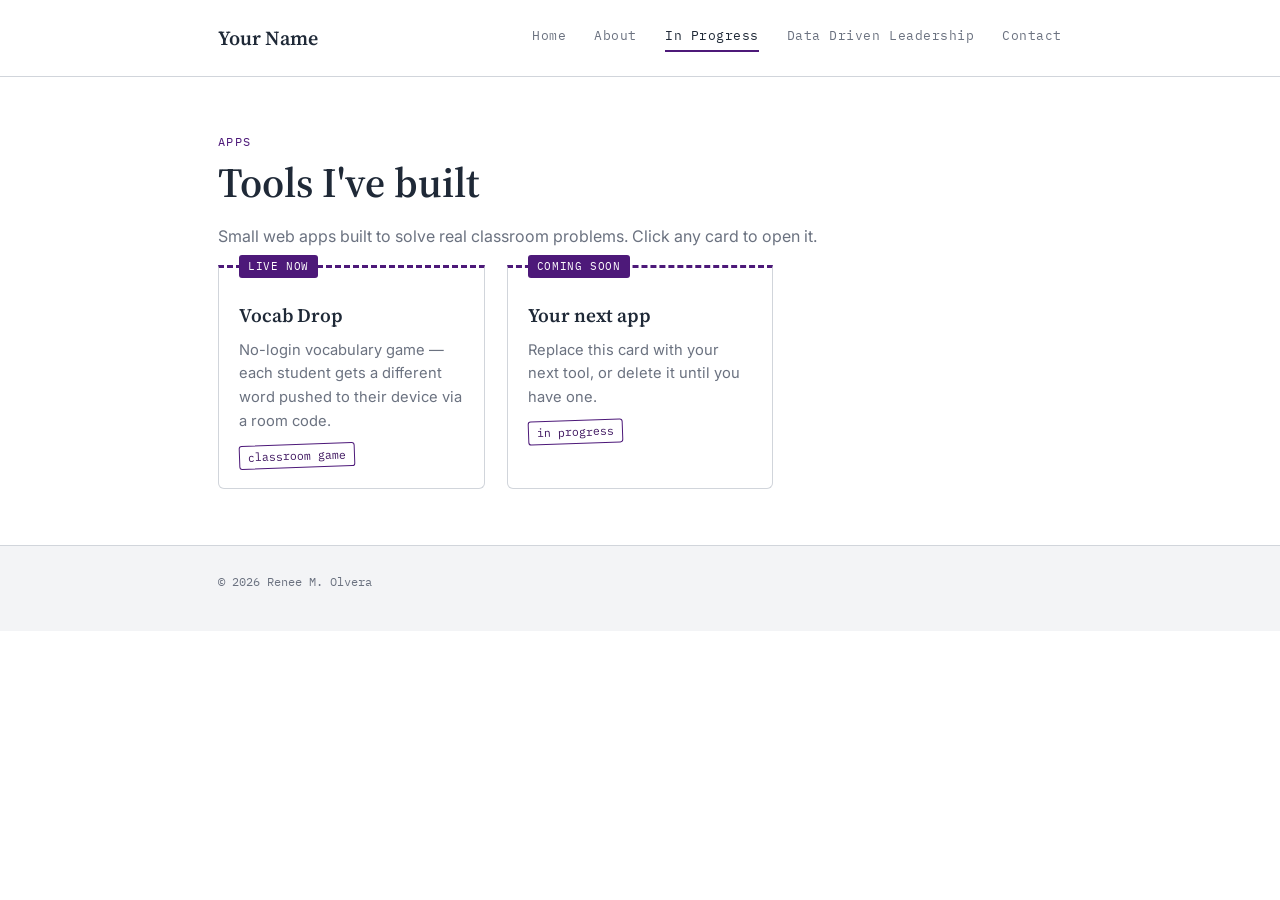
<file: renee-site/apps.html>
<!DOCTYPE html>
<html lang="en">
<head>
<meta charset="UTF-8" />
<meta name="viewport" content="width=device-width, initial-scale=1.0" />
<title>Apps | Renee M. Olvera</title>
<link rel="preconnect" href="https://fonts.googleapis.com">
<link href="https://fonts.googleapis.com/css2?family=Source+Serif+4:wght@600;700&family=Inter:wght@400;500;600&family=IBM+Plex+Mono:wght@400;500&display=swap" rel="stylesheet">
<link rel="stylesheet" href="style.css">
</head>
<body>

<header class="site-header">
  <div class="nav-row">
    <a class="site-name" href="index.html">Your Name</a>
    <nav class="site-nav">
      <a href="index.html">Home</a>
      <a href="about.html">About</a>
      <a href="apps.html" class="active">In Progress</a>
      <a href="data-driven-leadership.html">Data Driven Leadership</a>
      <a href="contact.html">Contact</a>
    </nav>
  </div>
</header>

<main class="wrap">
  <section class="page-section" style="padding-top:56px;">
    <span class="eyebrow">Apps</span>
    <h1>Tools I've built</h1>
    <p class="lede">Small web apps built to solve real classroom problems. Click any card to open it.</p>

    <div class="catalog-grid">
      <a class="catalog-card" href="https://YOUR-VOCAB-DROP-LINK.netlify.app/">
        <span class="tab">Live now</span>
        <h3>Vocab Drop</h3>
        <p>No-login vocabulary game &mdash; each student gets a different word pushed to their device via a room code.</p>
        <span class="stamp">classroom game</span>
      </a>

      <a class="catalog-card" href="#">
        <span class="tab">Coming soon</span>
        <h3>Your next app</h3>
        <p>Replace this card with your next tool, or delete it until you have one.</p>
        <span class="stamp">in progress</span>
      </a>
    </div>
  </section>
</main>

<footer class="site-footer">
  <div class="wrap">
    <p>&copy; 2026 Renee M. Olvera</p>
  </div>
</footer>

</body>
</html>
</file>
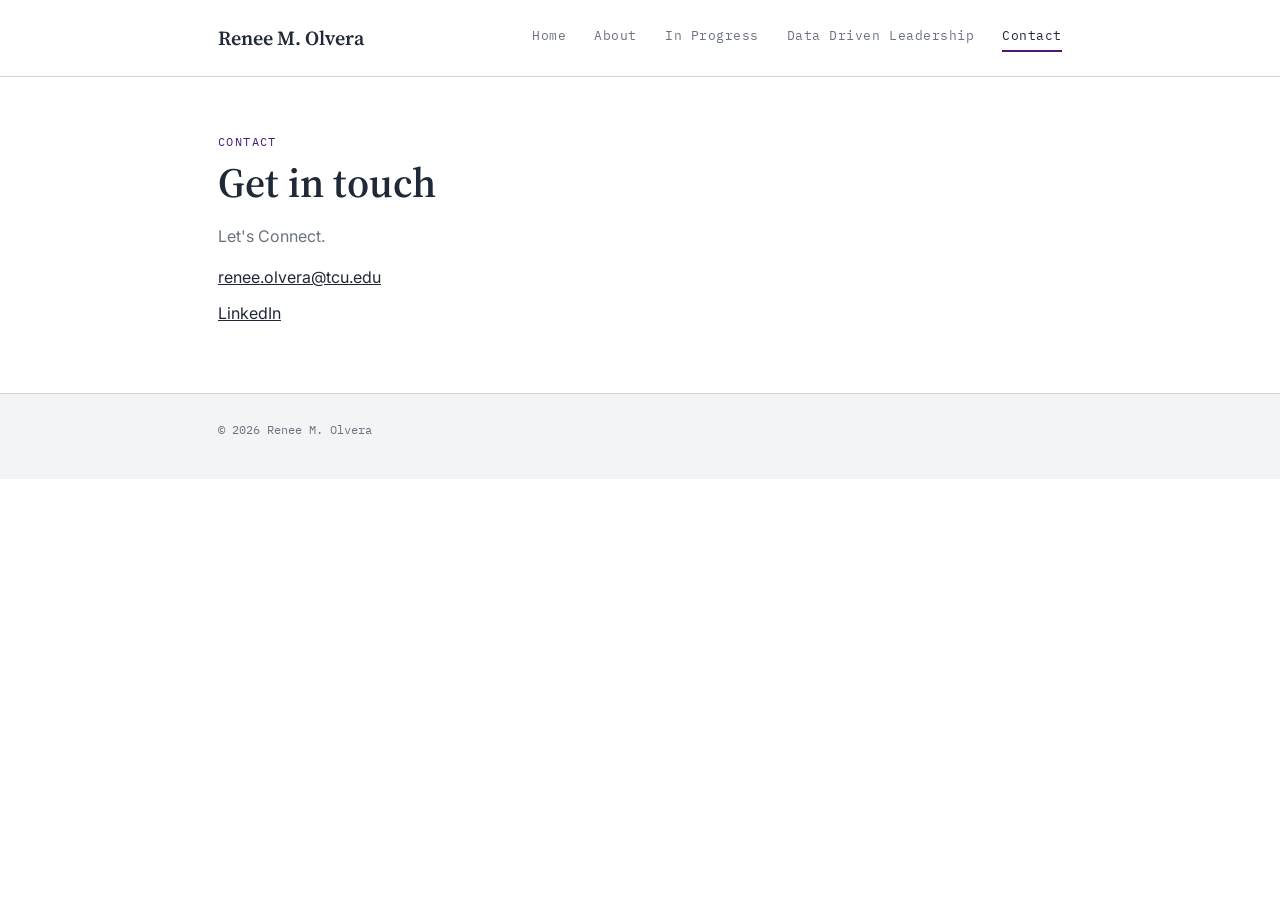
<file: renee-site/contact.html>
<!DOCTYPE html>
<html lang="en">
<head>
<meta charset="UTF-8" />
<meta name="viewport" content="width=device-width, initial-scale=1.0" />
<title>Contact | Renee M. Olvera</title>
<link rel="preconnect" href="https://fonts.googleapis.com">
<link href="https://fonts.googleapis.com/css2?family=Source+Serif+4:wght@600;700&family=Inter:wght@400;500;600&family=IBM+Plex+Mono:wght@400;500&display=swap" rel="stylesheet">
<link rel="stylesheet" href="style.css">
</head>
<body>

<header class="site-header">
  <div class="nav-row">
    <a class="site-name" href="index.html">Renee M. Olvera</a>
    <nav class="site-nav">
      <a href="index.html">Home</a>
      <a href="about.html">About</a>
      <a href="apps.html">In Progress</a>
      <a href="data-driven-leadership.html">Data Driven Leadership</a>
      <a href="contact.html" class="active">Contact</a>
    </nav>
  </div>
</header>

<main class="wrap">
  <section class="page-section" style="padding-top:56px;">
    <span class="eyebrow">Contact</span>
    <h1>Get in touch</h1>
    <p class="lede">Let's Connect.</p>

    <div class="contact-list">
      <a href="mailto:renee.olvera@tcu.edu">renee.olvera@tcu.edu</a>
      <a href="https://www.linkedin.com/in/renee-olvera-4258844/" target="_blank" rel="noopener">LinkedIn</a>
    </div>
  </section>
</main>

<footer class="site-footer">
  <div class="wrap">
    <p>&copy; 2026 Renee M. Olvera</p>
  </div>
</footer>

</body>
</html>
</file>
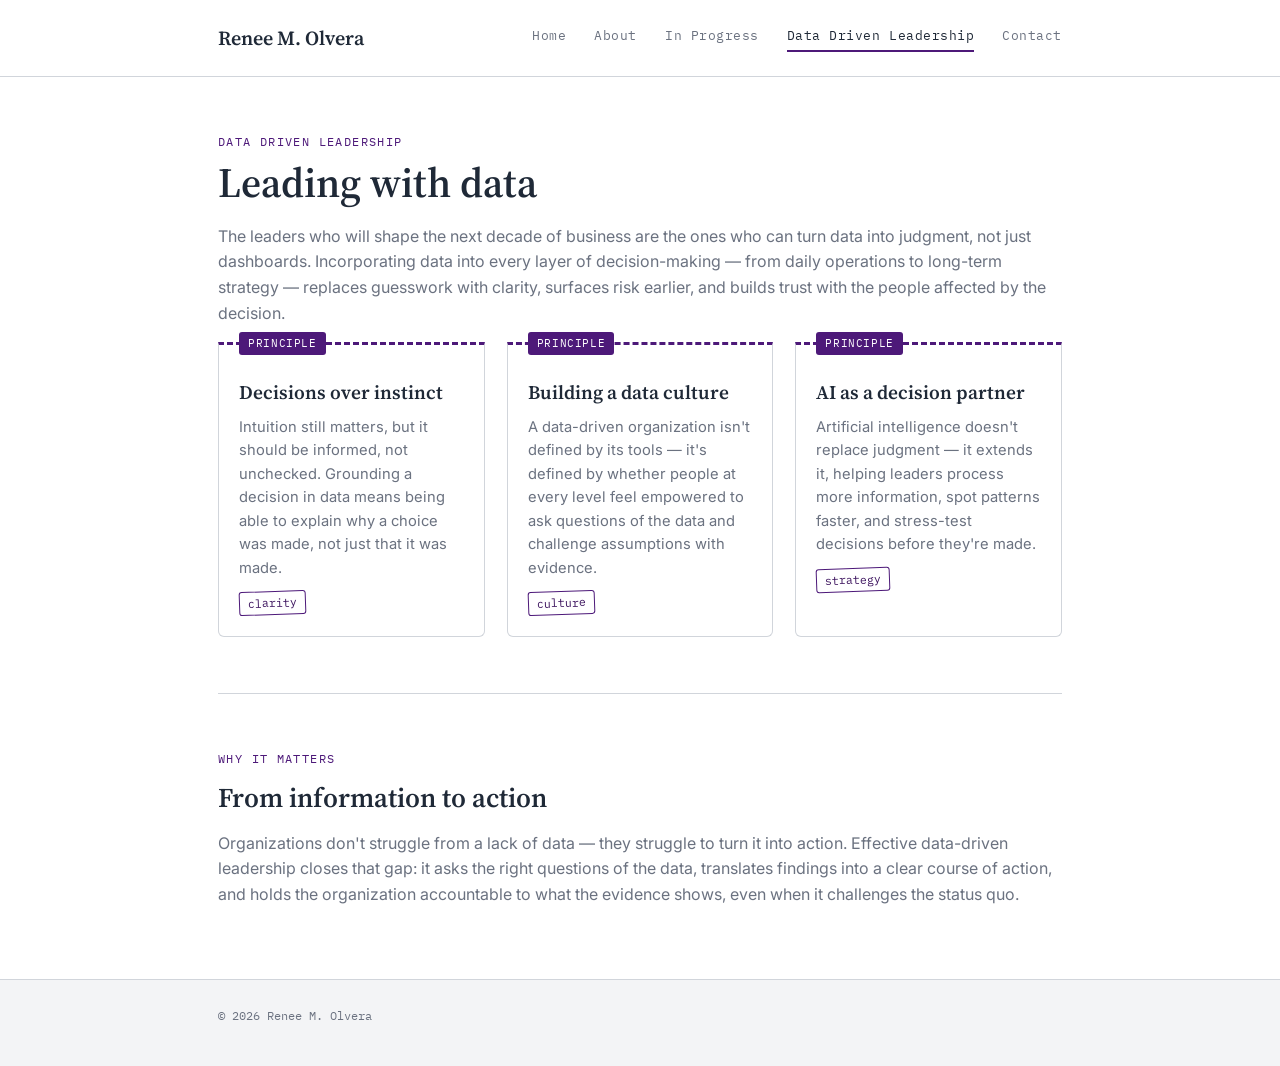
<file: renee-site/data-driven-leadership.html>
<!DOCTYPE html>
<html lang="en">
<head>
<meta charset="UTF-8" />
<meta name="viewport" content="width=device-width, initial-scale=1.0" />
<title>Data Driven Leadership | Renee M. Olvera</title>
<link rel="preconnect" href="https://fonts.googleapis.com">
<link href="https://fonts.googleapis.com/css2?family=Source+Serif+4:wght@600;700&family=Inter:wght@400;500;600&family=IBM+Plex+Mono:wght@400;500&display=swap" rel="stylesheet">
<link rel="stylesheet" href="style.css">
</head>
<body>

<header class="site-header">
  <div class="nav-row">
    <a class="site-name" href="index.html">Renee M. Olvera</a>
    <nav class="site-nav">
      <a href="index.html">Home</a>
      <a href="about.html">About</a>
      <a href="apps.html">In Progress</a>
      <a href="data-driven-leadership.html" class="active">Data Driven Leadership</a>
      <a href="contact.html">Contact</a>
    </nav>
  </div>
</header>

<main class="wrap">
  <section class="page-section" style="padding-top:56px;">
    <span class="eyebrow">Data Driven Leadership</span>
    <h1>Leading with data</h1>
    <p class="lede">The leaders who will shape the next decade of business are the ones who can turn data into judgment, not just dashboards. Incorporating data into every layer of decision-making &mdash; from daily operations to long-term strategy &mdash; replaces guesswork with clarity, surfaces risk earlier, and builds trust with the people affected by the decision.</p>

    <div class="catalog-grid">
      <a class="catalog-card" href="#">
        <span class="tab">Principle</span>
        <h3>Decisions over instinct</h3>
        <p>Intuition still matters, but it should be informed, not unchecked. Grounding a decision in data means being able to explain why a choice was made, not just that it was made.</p>
        <span class="stamp">clarity</span>
      </a>

      <a class="catalog-card" href="#">
        <span class="tab">Principle</span>
        <h3>Building a data culture</h3>
        <p>A data-driven organization isn't defined by its tools &mdash; it's defined by whether people at every level feel empowered to ask questions of the data and challenge assumptions with evidence.</p>
        <span class="stamp">culture</span>
      </a>

      <a class="catalog-card" href="#">
        <span class="tab">Principle</span>
        <h3>AI as a decision partner</h3>
        <p>Artificial intelligence doesn't replace judgment &mdash; it extends it, helping leaders process more information, spot patterns faster, and stress-test decisions before they're made.</p>
        <span class="stamp">strategy</span>
      </a>
    </div>
  </section>

  <section class="page-section">
    <span class="eyebrow">Why it matters</span>
    <h2>From information to action</h2>
    <p>Organizations don't struggle from a lack of data &mdash; they struggle to turn it into action. Effective data-driven leadership closes that gap: it asks the right questions of the data, translates findings into a clear course of action, and holds the organization accountable to what the evidence shows, even when it challenges the status quo.</p>
  </section>
</main>

<footer class="site-footer">
  <div class="wrap">
    <p>&copy; 2026 Renee M. Olvera</p>
  </div>
</footer>

</body>
</html>
</file>
<file: style.css>
/* ---------- Design tokens ---------- */
:root {
  --tcu-purple: #4d1979;
  --tcu-purple-dark: #3b125d;
  --tcu-purple-light: #f4eef9;
  --page-gray: #f3f4f6;
  --border-gray: #d1d5db;
  --text-dark: #1f2937;
  --text-muted: #6b7280;
  --white: #ffffff;
  --radius: 6px;
}

* { box-sizing: border-box; }

body {
  margin: 0;
  background: var(--white);
  color: var(--text-dark);
  font-family: 'Inter', sans-serif;
  font-size: 16px;
  line-height: 1.6;
}

h1, h2, h3 {
  font-family: 'Source Serif 4', serif;
  font-weight: 600;
  color: var(--text-dark);
  margin: 0 0 0.4em;
}

h1 { font-size: 2.6rem; line-height: 1.15; }
h2 { font-size: 1.7rem; }
h3 { font-size: 1.2rem; }

p { color: var(--text-muted); margin: 0 0 1em; }

a { color: var(--tcu-purple-dark); }

.eyebrow {
  font-family: 'IBM Plex Mono', monospace;
  font-size: 0.72rem;
  letter-spacing: 0.12em;
  text-transform: uppercase;
  color: var(--tcu-purple);
  margin-bottom: 8px;
  display: block;
}

/* ---------- Layout shell ---------- */
.wrap {
  max-width: 900px;
  margin: 0 auto;
  padding: 0 28px;
}

/* ---------- Nav bar ---------- */
header.site-header {
  border-bottom: 1px solid var(--border-gray);
  background: var(--white);
}

.nav-row {
  max-width: 900px;
  margin: 0 auto;
  padding: 22px 28px;
  display: flex;
  align-items: center;
  justify-content: space-between;
  flex-wrap: wrap;
  gap: 14px;
}

.site-name {
  font-family: 'Source Serif 4', serif;
  font-weight: 600;
  font-size: 1.25rem;
  color: var(--text-dark);
  text-decoration: none;
}

nav.site-nav { display: flex; gap: 28px; }

nav.site-nav a {
  font-family: 'IBM Plex Mono', monospace;
  font-size: 0.82rem;
  letter-spacing: 0.04em;
  text-decoration: none;
  color: var(--text-muted);
  padding-bottom: 4px;
  border-bottom: 2px solid transparent;
}

nav.site-nav a:hover { color: var(--text-dark); }

nav.site-nav a.active {
  color: var(--text-dark);
  border-bottom-color: var(--tcu-purple);
}

/* ---------- Hero ---------- */
.hero {
  padding: 72px 0 56px;
  border-bottom: 1px solid var(--border-gray);
  background: var(--tcu-purple-light);
  margin: 0 -28px;
  padding-left: 28px;
  padding-right: 28px;
  display: flex;
  align-items: center;
  justify-content: space-between;
  gap: 40px;
  flex-wrap: wrap;
}

.hero-text {
  flex: 1;
  min-width: 280px;
}

.hero-headshot {
  width: 200px;
  height: 200px;
  border-radius: 50%;
  object-fit: cover;
  flex-shrink: 0;
  border: 4px solid var(--white);
  box-shadow: 0 6px 18px rgba(77, 25, 121, 0.18);
}

.hero p.lede {
  font-size: 1.15rem;
  max-width: 55ch;
}

.button {
  display: inline-block;
  margin-top: 6px;
  padding: 12px 22px;
  background: var(--tcu-purple);
  color: var(--white);
  font-family: 'IBM Plex Mono', monospace;
  font-size: 0.85rem;
  letter-spacing: 0.03em;
  text-decoration: none;
  border-radius: var(--radius);
}

.button:hover { background: var(--tcu-purple-dark); }

.button.ghost {
  background: transparent;
  border: 1px solid var(--border-gray);
  color: var(--text-dark);
}

/* ---------- Generic section ---------- */
section.page-section {
  padding: 56px 0;
}

section.page-section + section.page-section {
  border-top: 1px solid var(--border-gray);
}

/* ---------- App catalog cards (signature element) ---------- */
.catalog-grid {
  display: grid;
  grid-template-columns: repeat(auto-fill, minmax(240px, 1fr));
  gap: 22px;
  margin-top: 8px;
}

.catalog-card {
  position: relative;
  background: var(--white);
  border: 1px solid var(--border-gray);
  border-top: 3px dashed var(--tcu-purple);
  border-radius: 0 0 var(--radius) var(--radius);
  padding: 22px 20px 20px;
  text-decoration: none;
  display: block;
  transition: transform 0.12s ease, box-shadow 0.12s ease;
}

.catalog-card:hover {
  transform: translateY(-2px);
  box-shadow: 0 6px 18px rgba(77, 25, 121, 0.12);
}

.catalog-card .tab {
  position: absolute;
  top: -13px;
  left: 20px;
  background: var(--tcu-purple);
  color: var(--white);
  font-family: 'IBM Plex Mono', monospace;
  font-size: 0.66rem;
  letter-spacing: 0.06em;
  text-transform: uppercase;
  padding: 3px 9px;
  border-radius: 3px;
}

.catalog-card h3 {
  margin-top: 10px;
  color: var(--text-dark);
}

.catalog-card p {
  font-size: 0.92rem;
  margin-bottom: 0.6em;
}

.catalog-card .stamp {
  font-family: 'IBM Plex Mono', monospace;
  font-size: 0.72rem;
  color: var(--tcu-purple-dark);
  border: 1px solid var(--tcu-purple);
  border-radius: 3px;
  padding: 2px 8px;
  display: inline-block;
  transform: rotate(-2deg);
}

/* ---------- Technologies grid ---------- */
.tech-grid {
  display: grid;
  grid-template-columns: repeat(auto-fill, minmax(260px, 1fr));
  gap: 14px;
  margin-top: 8px;
}

.tech-card {
  display: flex;
  align-items: center;
  gap: 14px;
  background: var(--page-gray);
  border-radius: var(--radius);
  padding: 16px 18px;
}

.tech-icon {
  width: 34px;
  height: 34px;
  min-width: 34px;
  border-radius: 50%;
  color: var(--white);
  font-family: 'IBM Plex Mono', monospace;
  font-weight: 500;
  font-size: 0.85rem;
  display: flex;
  align-items: center;
  justify-content: center;
}

.tech-info h3 {
  margin: 0 0 2px;
  font-size: 1rem;
}

.tech-info p {
  margin: 0;
  font-size: 0.88rem;
}

/* ---------- Contact ---------- */
.contact-list a { display: block; margin-bottom: 10px; color: var(--text-dark); }

/* ---------- Footer ---------- */
footer.site-footer {
  border-top: 1px solid var(--border-gray);
  padding: 26px 0 40px;
  background: var(--page-gray);
}

footer.site-footer p {
  font-family: 'IBM Plex Mono', monospace;
  font-size: 0.75rem;
  color: var(--text-muted);
  margin: 0;
}

/* ---------- Focus states & mobile ---------- */
a:focus-visible, .button:focus-visible {
  outline: 2px solid var(--tcu-purple);
  outline-offset: 2px;
}

@media (max-width: 560px) {
  h1 { font-size: 2rem; }
  .nav-row { flex-direction: column; align-items: flex-start; }
  nav.site-nav { flex-wrap: wrap; gap: 10px 18px; }
  nav.site-nav a { white-space: nowrap; }
  .hero { margin: 0; padding-left: 0; padding-right: 0; }
}
</file>
<file: renee-site/style.css>
/* ---------- Design tokens ---------- */
:root {
  --tcu-purple: #4d1979;
  --tcu-purple-dark: #3b125d;
  --tcu-purple-light: #f4eef9;
  --page-gray: #f3f4f6;
  --border-gray: #d1d5db;
  --text-dark: #1f2937;
  --text-muted: #6b7280;
  --white: #ffffff;
  --radius: 6px;
}

* { box-sizing: border-box; }

body {
  margin: 0;
  background: var(--white);
  color: var(--text-dark);
  font-family: 'Inter', sans-serif;
  font-size: 16px;
  line-height: 1.6;
}

h1, h2, h3 {
  font-family: 'Source Serif 4', serif;
  font-weight: 600;
  color: var(--text-dark);
  margin: 0 0 0.4em;
}

h1 { font-size: 2.6rem; line-height: 1.15; }
h2 { font-size: 1.7rem; }
h3 { font-size: 1.2rem; }

p { color: var(--text-muted); margin: 0 0 1em; }

a { color: var(--tcu-purple-dark); }

.eyebrow {
  font-family: 'IBM Plex Mono', monospace;
  font-size: 0.72rem;
  letter-spacing: 0.12em;
  text-transform: uppercase;
  color: var(--tcu-purple);
  margin-bottom: 8px;
  display: block;
}

/* ---------- Layout shell ---------- */
.wrap {
  max-width: 900px;
  margin: 0 auto;
  padding: 0 28px;
}

/* ---------- Nav bar ---------- */
header.site-header {
  border-bottom: 1px solid var(--border-gray);
  background: var(--white);
}

.nav-row {
  max-width: 900px;
  margin: 0 auto;
  padding: 22px 28px;
  display: flex;
  align-items: center;
  justify-content: space-between;
  flex-wrap: wrap;
  gap: 14px;
}

.site-name {
  font-family: 'Source Serif 4', serif;
  font-weight: 600;
  font-size: 1.25rem;
  color: var(--text-dark);
  text-decoration: none;
}

nav.site-nav { display: flex; gap: 28px; }

nav.site-nav a {
  font-family: 'IBM Plex Mono', monospace;
  font-size: 0.82rem;
  letter-spacing: 0.04em;
  text-decoration: none;
  color: var(--text-muted);
  padding-bottom: 4px;
  border-bottom: 2px solid transparent;
}

nav.site-nav a:hover { color: var(--text-dark); }

nav.site-nav a.active {
  color: var(--text-dark);
  border-bottom-color: var(--tcu-purple);
}

/* ---------- Hero ---------- */
.hero {
  padding: 72px 0 56px;
  border-bottom: 1px solid var(--border-gray);
  background: var(--tcu-purple-light);
  margin: 0 -28px;
  padding-left: 28px;
  padding-right: 28px;
  display: flex;
  align-items: center;
  justify-content: space-between;
  gap: 40px;
  flex-wrap: wrap;
}

.hero-text {
  flex: 1;
  min-width: 280px;
}

.hero-headshot {
  width: 200px;
  height: 200px;
  border-radius: 50%;
  object-fit: cover;
  flex-shrink: 0;
  border: 4px solid var(--white);
  box-shadow: 0 6px 18px rgba(77, 25, 121, 0.18);
}

.hero p.lede {
  font-size: 1.15rem;
  max-width: 55ch;
}

.button {
  display: inline-block;
  margin-top: 6px;
  padding: 12px 22px;
  background: var(--tcu-purple);
  color: var(--white);
  font-family: 'IBM Plex Mono', monospace;
  font-size: 0.85rem;
  letter-spacing: 0.03em;
  text-decoration: none;
  border-radius: var(--radius);
}

.button:hover { background: var(--tcu-purple-dark); }

.button.ghost {
  background: transparent;
  border: 1px solid var(--border-gray);
  color: var(--text-dark);
}

/* ---------- Generic section ---------- */
section.page-section {
  padding: 56px 0;
}

section.page-section + section.page-section {
  border-top: 1px solid var(--border-gray);
}

/* ---------- App catalog cards (signature element) ---------- */
.catalog-grid {
  display: grid;
  grid-template-columns: repeat(auto-fill, minmax(240px, 1fr));
  gap: 22px;
  margin-top: 8px;
}

.catalog-card {
  position: relative;
  background: var(--white);
  border: 1px solid var(--border-gray);
  border-top: 3px dashed var(--tcu-purple);
  border-radius: 0 0 var(--radius) var(--radius);
  padding: 22px 20px 20px;
  text-decoration: none;
  display: block;
  transition: transform 0.12s ease, box-shadow 0.12s ease;
}

.catalog-card:hover {
  transform: translateY(-2px);
  box-shadow: 0 6px 18px rgba(77, 25, 121, 0.12);
}

.catalog-card .tab {
  position: absolute;
  top: -13px;
  left: 20px;
  background: var(--tcu-purple);
  color: var(--white);
  font-family: 'IBM Plex Mono', monospace;
  font-size: 0.66rem;
  letter-spacing: 0.06em;
  text-transform: uppercase;
  padding: 3px 9px;
  border-radius: 3px;
}

.catalog-card h3 {
  margin-top: 10px;
  color: var(--text-dark);
}

.catalog-card p {
  font-size: 0.92rem;
  margin-bottom: 0.6em;
}

.catalog-card .stamp {
  font-family: 'IBM Plex Mono', monospace;
  font-size: 0.72rem;
  color: var(--tcu-purple-dark);
  border: 1px solid var(--tcu-purple);
  border-radius: 3px;
  padding: 2px 8px;
  display: inline-block;
  transform: rotate(-2deg);
}

/* ---------- Technologies grid ---------- */
.tech-grid {
  display: grid;
  grid-template-columns: repeat(auto-fill, minmax(260px, 1fr));
  gap: 14px;
  margin-top: 8px;
}

.tech-card {
  display: flex;
  align-items: center;
  gap: 14px;
  background: var(--page-gray);
  border-radius: var(--radius);
  padding: 16px 18px;
}

.tech-icon {
  width: 34px;
  height: 34px;
  min-width: 34px;
  border-radius: 50%;
  color: var(--white);
  font-family: 'IBM Plex Mono', monospace;
  font-weight: 500;
  font-size: 0.85rem;
  display: flex;
  align-items: center;
  justify-content: center;
}

.tech-info h3 {
  margin: 0 0 2px;
  font-size: 1rem;
}

.tech-info p {
  margin: 0;
  font-size: 0.88rem;
}

/* ---------- Contact ---------- */
.contact-list a { display: block; margin-bottom: 10px; color: var(--text-dark); }

/* ---------- Footer ---------- */
footer.site-footer {
  border-top: 1px solid var(--border-gray);
  padding: 26px 0 40px;
  background: var(--page-gray);
}

footer.site-footer p {
  font-family: 'IBM Plex Mono', monospace;
  font-size: 0.75rem;
  color: var(--text-muted);
  margin: 0;
}

/* ---------- Focus states & mobile ---------- */
a:focus-visible, .button:focus-visible {
  outline: 2px solid var(--tcu-purple);
  outline-offset: 2px;
}

@media (max-width: 560px) {
  h1 { font-size: 2rem; }
  .nav-row { flex-direction: column; align-items: flex-start; }
  nav.site-nav { gap: 18px; }
  .hero { margin: 0; padding-left: 0; padding-right: 0; }
}
</file>
